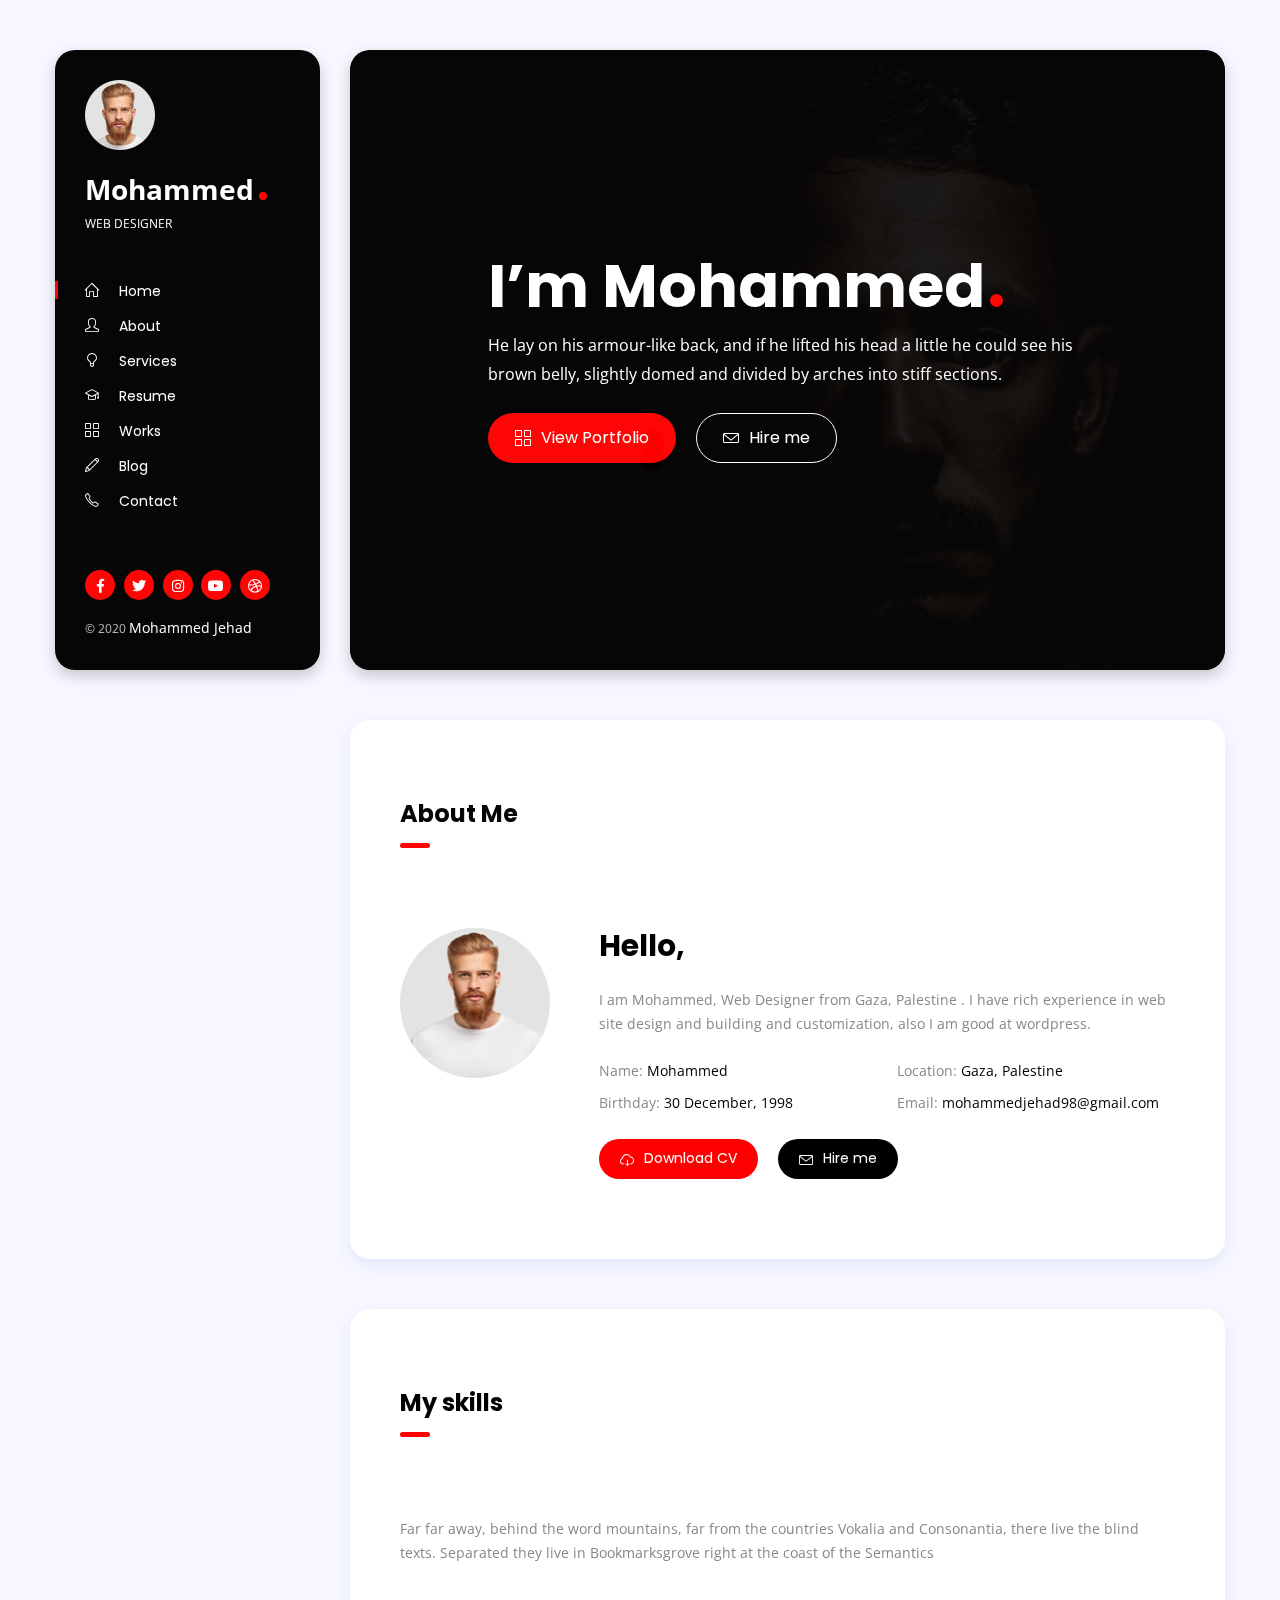
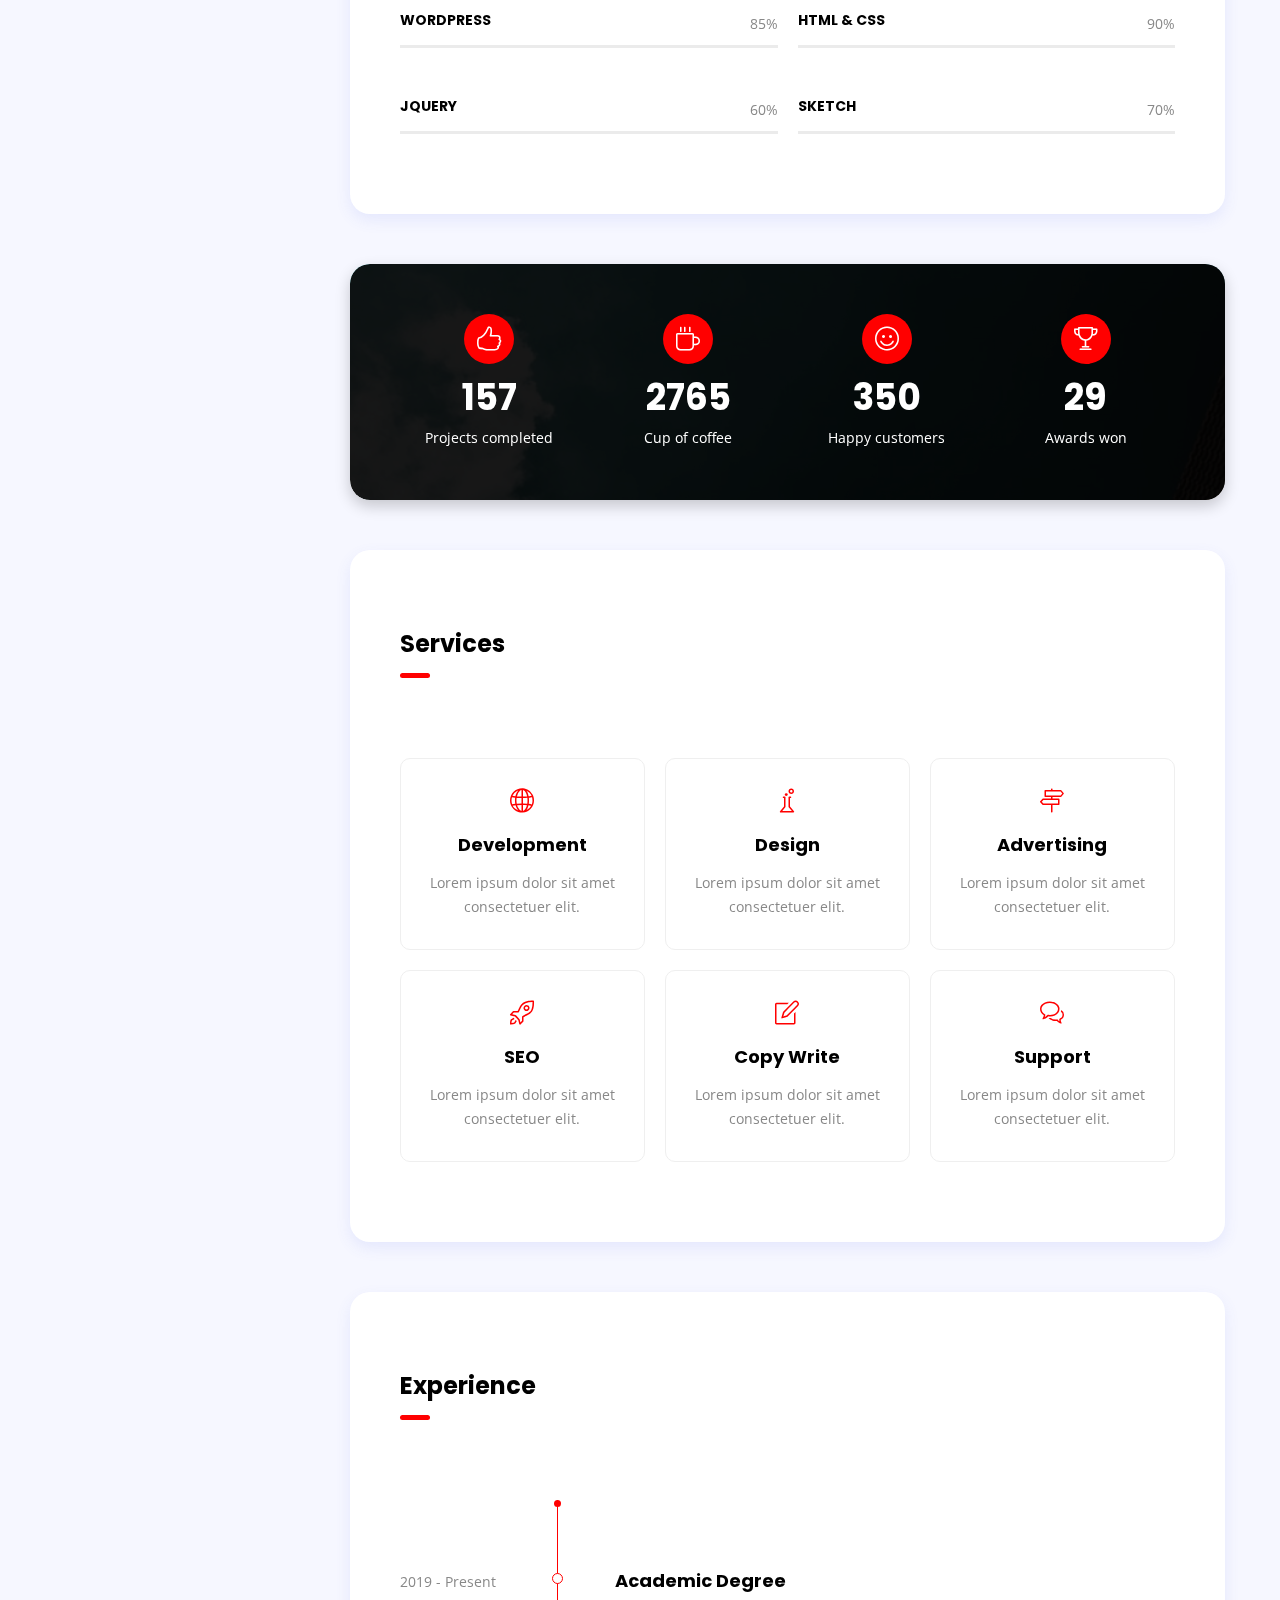
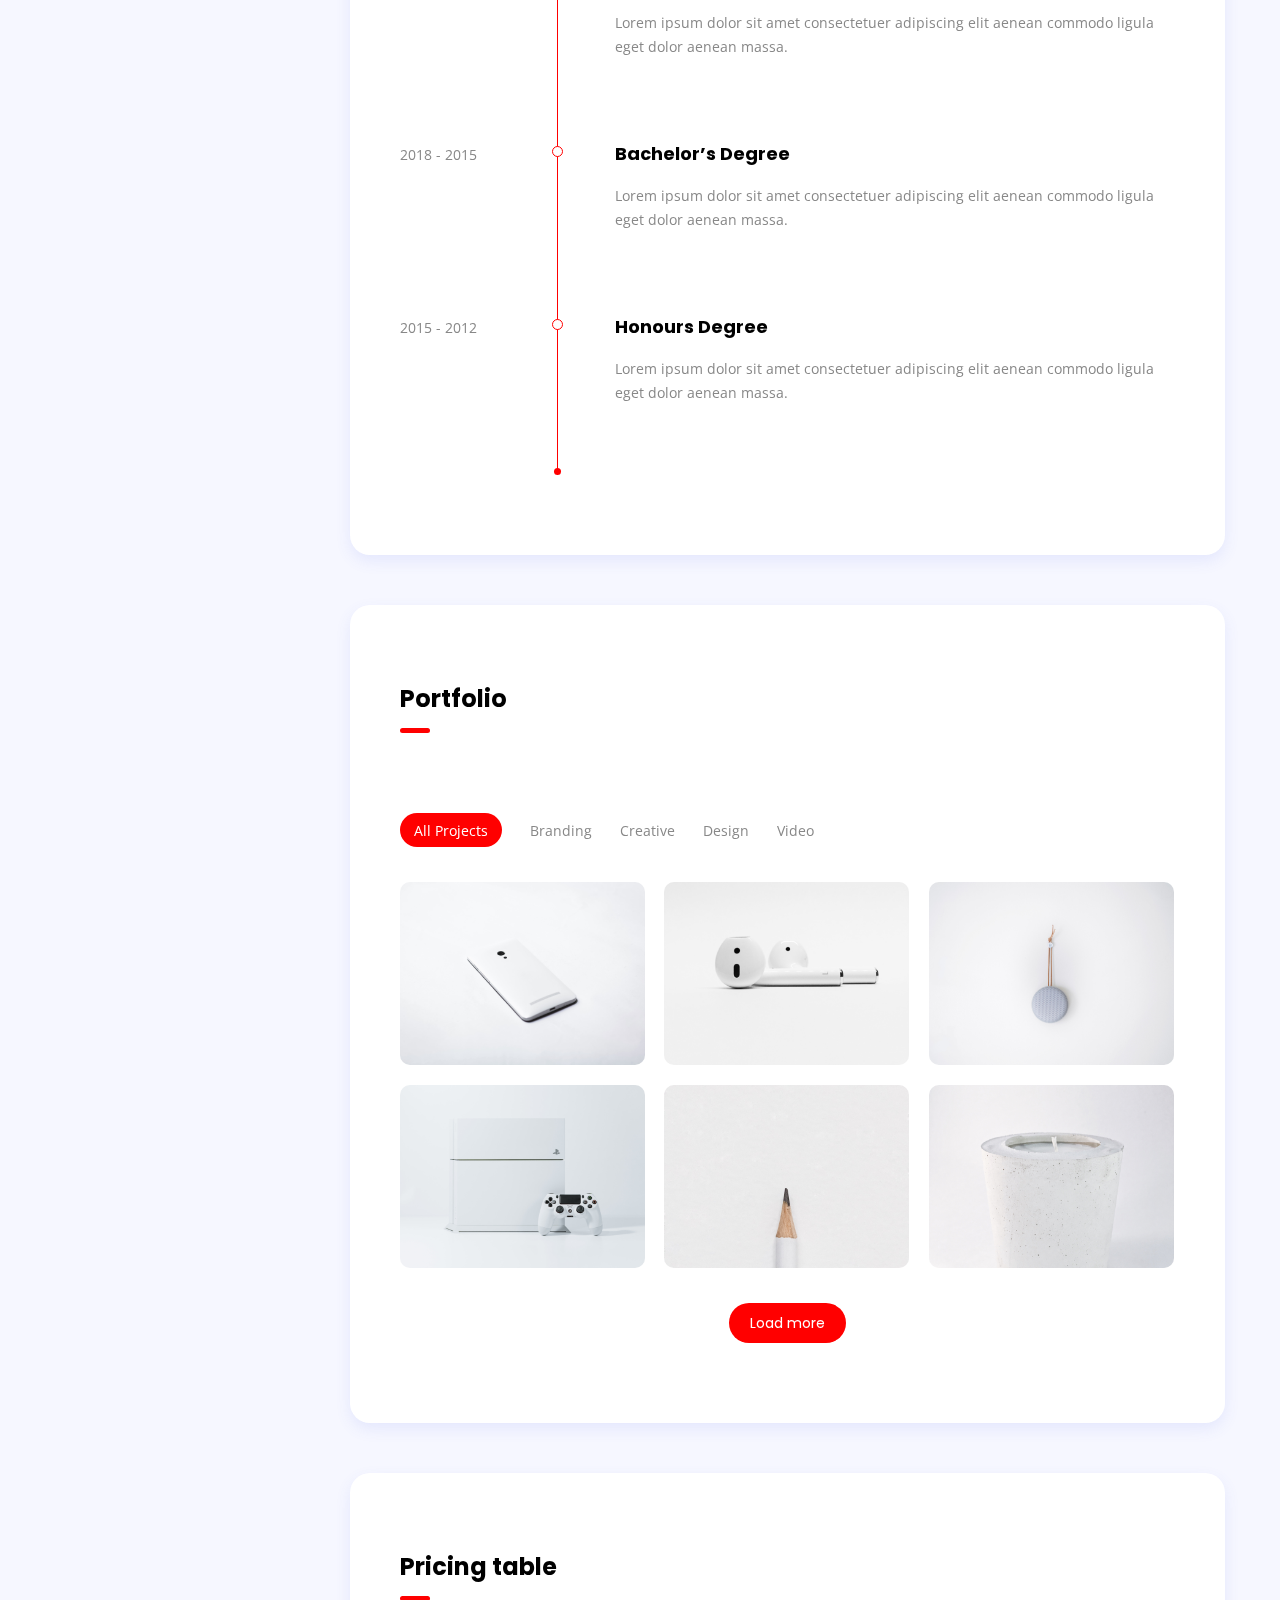
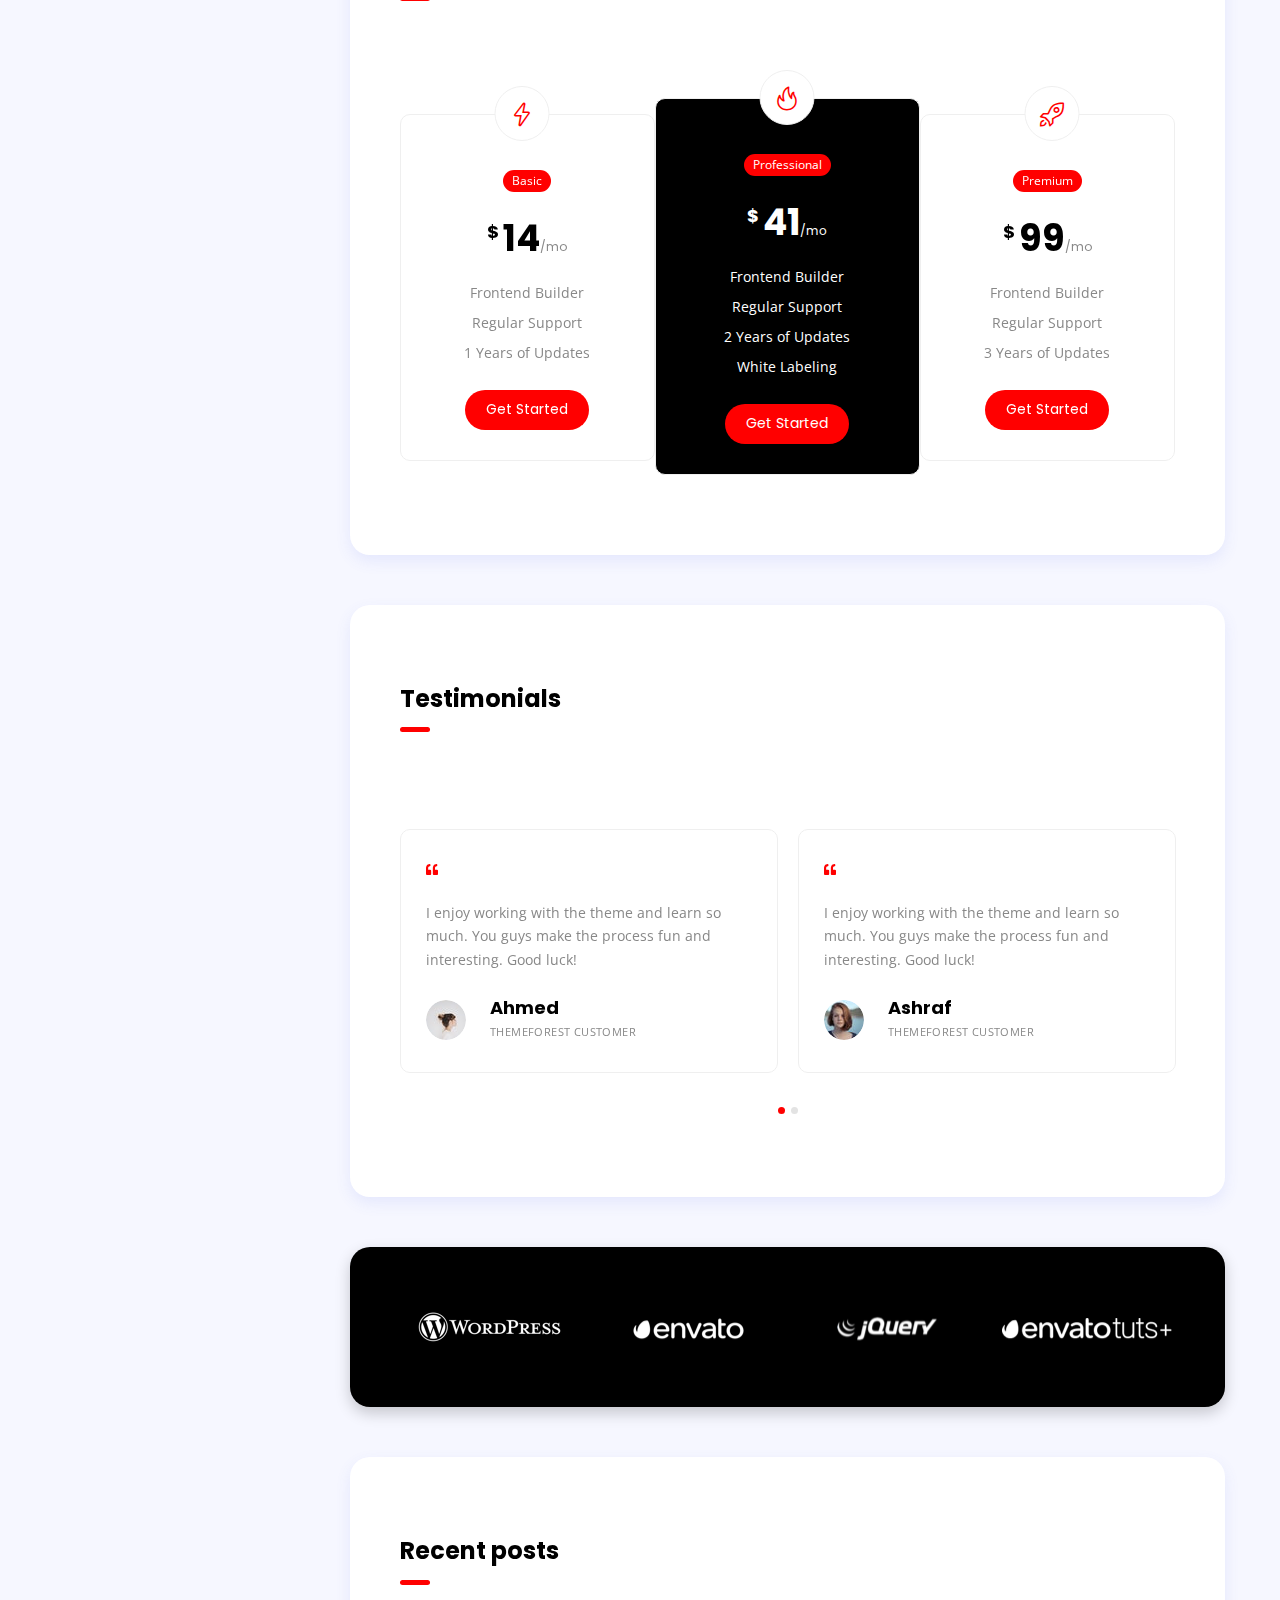
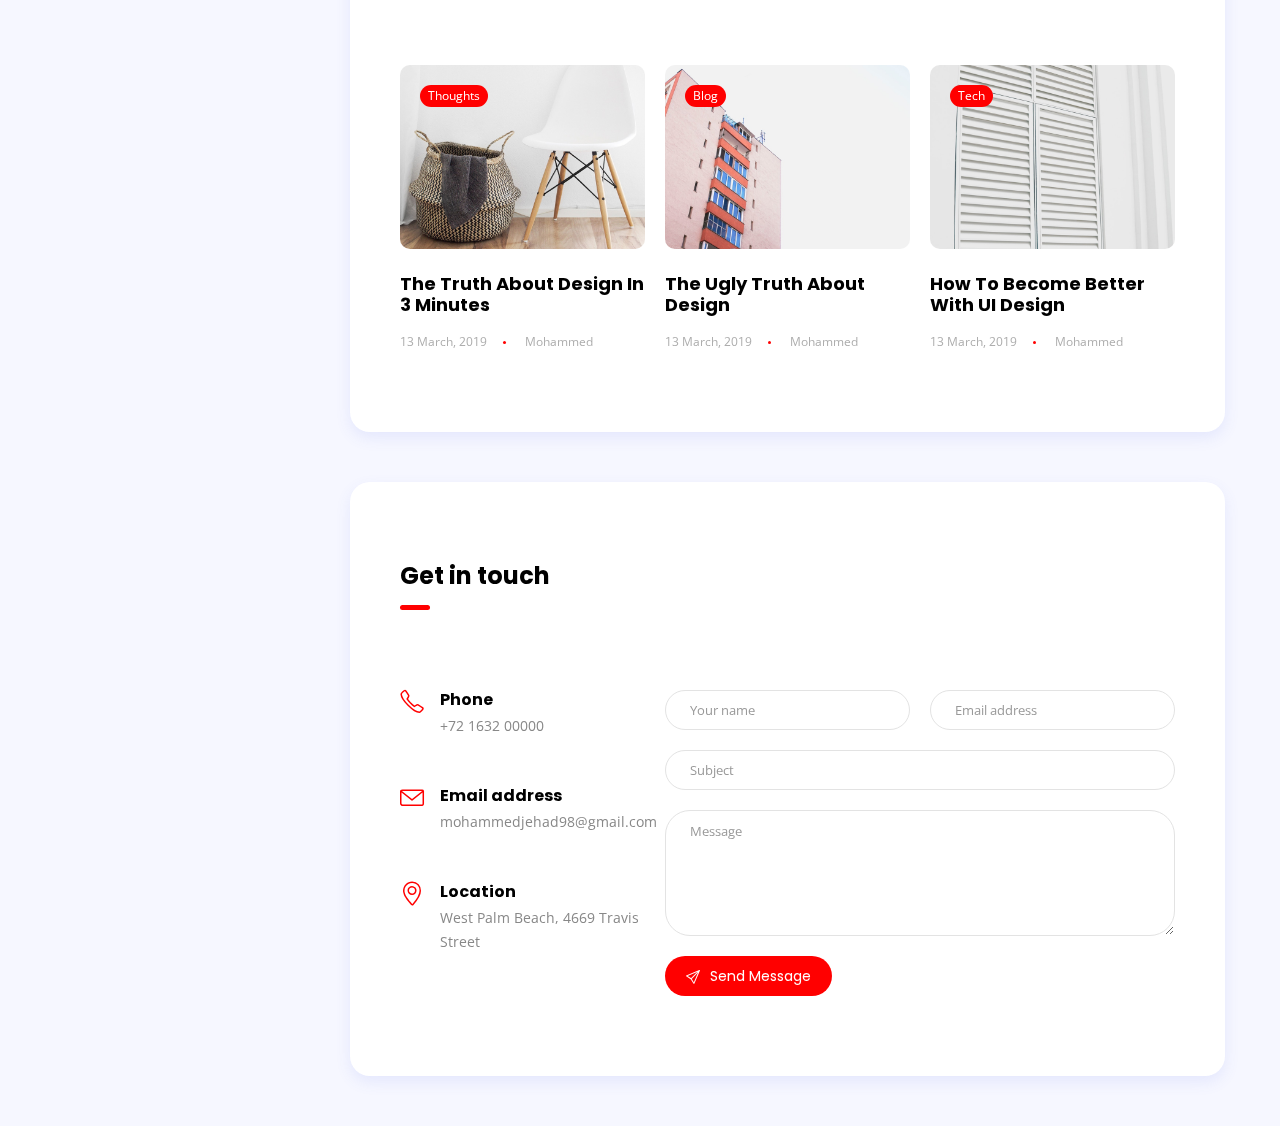
<file: index.html>
<!DOCTYPE html>
<html lang="en-US">

<head>
	<meta http-equiv="Content-Type" content="text/html; charset=UTF-8">
	<title>Mohammed</title>
	<meta name="description" content="Mohammed - Personal Portfolio & Resume HTML Template">
	<meta name="viewport" content="width=device-width, initial-scale=1, maximum-scale=1">
	<link rel="shortcut icon" type="image/x-icon" href="images/favicon.png">

	<!-- STYLESHEETS -->
	<link rel="stylesheet" href="css/bootstrap.min.css" type="text/css" media="all">
	<link rel="stylesheet" href="css/all.min.css" type="text/css" media="all">
	<link rel="stylesheet" href="css/simple-line-icons.css" type="text/css" media="all">
	<link rel="stylesheet" href="css/slick.css" type="text/css" media="all">
	<link rel="stylesheet" href="css/jquery.mCustomScrollbar.min.css" type="text/css" media="all">
	<link rel="stylesheet" href="css/style.css" type="text/css" media="all">

	<!--[if lt IE 9]>
      <script src="https://oss.maxcdn.com/html5shiv/3.7.2/html5shiv.min.js"></script>
      <script src="https://oss.maxcdn.com/respond/1.4.2/respond.min.js"></script>
    <![endif]-->

</head>

<body>

<!-- preloader -->
<div id="preloader">
	<div class="outer">
		<div class="spinner">
			<div class="dot1"></div>
			<div class="dot2"></div>
		</div>
	</div>
</div>

<!-- site wrapper -->
<div class="site-wrapper">

	<!-- mobile header -->
	<div class="mobile-header py-2 px-3 mt-4">
		<button class="menu-icon mr-2">
			<span></span>
			<span></span>
			<span></span>
		</button>
		<a href="index.html" class="logo"><img src="images/logo.png" alt="Mohammed" /></a>
		<a href="index.html" class="site-title dot ml-2">Mohammed</a>
	</div>

	<!-- header -->
	<header class="left float-left shadow-dark" id="header">
		<button type="button" class="close" aria-label="Close">
			<span aria-hidden="true">&times;</span>
		</button>
		<div class="header-inner d-flex align-items-start flex-column">
			<a href="index.html"><img src="images/logo.png" alt="Mohammed" /></a>
			<a href="index.html" class="site-title dot mt-3">Mohammed</a>
			<span class="site-slogan">Web Designer</span>
			
			<!-- navigation menu -->
			<nav>
				<ul class="vertical-menu scrollspy">
					<li><a href="#home" class="active"><i class="icon-home"></i>Home</a></li>
					<li><a href="#about"><i class="icon-user"></i>About</a></li>
					<li><a href="#services"><i class="icon-bulb"></i>Services</a></li>
					<li><a href="#resume"><i class="icon-graduation"></i>Resume</a></li>
					<li><a href="#works"><i class="icon-grid"></i>Works</a></li>
					<li><a href="#blog"><i class="icon-pencil"></i>Blog</a></li>
					<li><a href="#contact"><i class="icon-phone"></i>Contact</a></li>
				</ul>
			</nav>
			
			<!-- footer -->
			<div class="footer mt-auto">

				<!-- social icons -->
				<ul class="social-icons list-inline">
					<li class="list-inline-item"><a href="#"><i class="fab fa-facebook-f"></i></a></li>
					<li class="list-inline-item"><a href="#"><i class="fab fa-twitter"></i></a></li>
					<li class="list-inline-item"><a href="#"><i class="fab fa-instagram"></i></a></li>
					<li class="list-inline-item"><a href="#"><i class="fab fa-youtube"></i></a></li>
					<li class="list-inline-item"><a href="#"><i class="fab fa-dribbble"></i></a></li>
				</ul>

				<!-- copyright -->
                 <span class="copyright">© 2020 </span>
               <a href="#"> Mohammed Jehad</a>
			</div>
		</div>
	</header>

	<!-- main content area -->
	<main class="content float-right">

		<!-- section hero -->
		<section class="hero background parallax shadow-dark d-flex align-items-center" id="home" data-image-src="images/hero.jpg">
			<div class="cta mx-auto mt-2">
				<h1 class="mt-0 mb-4">I’m Mohammed<span class="dot"></span></h1>
				<p class="mb-4">He lay on his armour-like back, and if he lifted his head a little he could see his brown belly, slightly domed and divided by arches into stiff sections.</p>
				<a href="#" class="btn btn-default btn-lg mr-3"><i class="icon-grid"></i>View Portfolio</a>
				<div class="spacer d-md-none d-lg-none d-sm-none" data-height="10"></div>
				<a href="#" class="btn btn-border-light btn-lg"><i class="icon-envelope"></i>Hire me</a>
			</div>
			<div class="overlay"></div>
		</section>

		<!-- section about -->
		<section id="about" class="shadow-blue white-bg padding">
			<h3 class="section-title">About Me</h3>
			<div class="spacer" data-height="80"></div>

			<div class="row">
				<div class="col-md-3">
					<img src="images/about.png" alt="about" />
				</div>
				<div class="col-md-9">
					<h2 class="mt-4 mt-md-0 mb-4">Hello,</h2>
					<p class="mb-0">I am Mohammed, Web Designer from Gaza, Palestine . I have rich experience in web site design and building and customization, also I am good at wordpress.</p>
					<div class="row my-4">
						<div class="col-md-6">
							<p class="mb-2">Name: <span class="text-dark">Mohammed</span></p>
							<p class="mb-0">Birthday: <span class="text-dark">30 December, 1998</span></p>
						</div>
						<div class="col-md-6 mt-2 mt-md-0 mt-sm-2">
							<p class="mb-2">Location: <span class="text-dark">Gaza, Palestine</span></p>
							<p class="mb-0">Email: <span class="text-dark">mohammedjehad98@gmail.com</span></p>
						</div>
					</div>
					<a href="#" class="btn btn-default mr-3"><i class="icon-cloud-download"></i>Download CV</a>
					<a href="#" class="btn btn-alt mt-2 mt-md-0 mt-xs-2"><i class="icon-envelope"></i>Hire me</a>
				</div>
			</div>
		</section>

		<!-- section skills -->
		<section id="skills" class="shadow-blue white-bg padding">
			<h3 class="section-title">My skills</h3>
			<div class="spacer" data-height="80"></div>
			
			<p class="mb-0">Far far away, behind the word mountains, far from the countries Vokalia and Consonantia, there live the blind texts. Separated they live in Bookmarksgrove right at the coast of the Semantics</p>

			<div class="row mt-5">

				<div class="col-md-6">
					<!-- skill item -->
					<div class="skill-item">
						<div class="skill-info clearfix">
							<h4 class="float-left mb-3 mt-0">WordPress</h4>
							<span class="float-right">85%</span>
						</div>
						<div class="progress">
							<div class="progress-bar" role="progressbar" aria-valuemin="0" aria-valuemax="100" aria-valuenow="85">
							</div>
						</div>
						<div class="spacer" data-height="50"></div>
					</div>
				</div>

				<div class="col-md-6">
					<!-- skill item -->
					<div class="skill-item">
						<div class="skill-info clearfix">
							<h4 class="float-left mb-3 mt-0">HTML & CSS</h4>
							<span class="float-right">90%</span>
						</div>
						<div class="progress">
							<div class="progress-bar" role="progressbar" aria-valuemin="0" aria-valuemax="100" aria-valuenow="90">
							</div>
						</div>
						<div class="spacer" data-height="50"></div>
					</div>
				</div>

				<div class="col-md-6">
					<!-- skill item -->
					<div class="skill-item">
						<div class="skill-info clearfix">
							<h4 class="float-left mb-3 mt-0">jQuery</h4>
							<span class="float-right">60%</span>
						</div>
						<div class="progress">
							<div class="progress-bar" role="progressbar" aria-valuemin="0" aria-valuemax="100" aria-valuenow="60">
							</div>
						</div>
						<div class="spacer d-md-none d-lg-none" data-height="50"></div>
					</div>
				</div>

				<div class="col-md-6">
					<!-- skill item -->
					<div class="skill-item">
						<div class="skill-info clearfix">
							<h4 class="float-left mb-3 mt-0">Sketch</h4>
							<span class="float-right">70%</span>
						</div>
						<div class="progress">
							<div class="progress-bar" role="progressbar" aria-valuemin="0" aria-valuemax="100" aria-valuenow="70">
							</div>
						</div>
					</div>
				</div>

			</div>
		</section>

		<!-- section facts -->
		<section id="facts" class="shadow-dark color-white background parallax padding-50" data-image-src="images/background-1.jpg">

			<div class="row relative z-1">
				<div class="col-md-3 col-sm-6">
					<!-- fact item -->
					<div class="fact-item text-center">
						<i class="icon-like icon-circle"></i>
						<h2 class="count">157</h2>
						<span>Projects completed</span>
					</div>
				</div>
				<div class="col-md-3 col-sm-6">
					<!-- fact item -->
					<div class="fact-item text-center">
						<i class="icon-cup icon-circle"></i>
						<h2 class="count">2765</h2>
						<span>Cup of coffee</span>
					</div>
				</div>
				<div class="col-md-3 col-sm-6">
					<!-- fact item -->
					<div class="fact-item text-center">
						<i class="icon-emotsmile icon-circle"></i>
						<h2 class="count">350</h2>
						<span>Happy customers</span>
					</div>
				</div>
				<div class="col-md-3 col-sm-6">
					<!-- fact item -->
					<div class="fact-item text-center">
						<i class="icon-trophy icon-circle"></i>
						<h2 class="count">29</h2>
						<span>Awards won</span>
					</div>
				</div>
			</div>
			
			<div class="overlay"></div>

		</section>

		<!-- section services -->
		<section id="services" class="shadow-blue white-bg padding">
			<h3 class="section-title">Services</h3>
			<div class="spacer" data-height="80"></div>

			<div class="row">

				<div class="col-md-4 col-sm-6">
					<!-- service item -->
					<div class="service-item text-center">
						<i class="icon-globe icon-simple"></i>
						<h4 class="my-3">Development</h4>
						<p class="mb-0">Lorem ipsum dolor sit amet consectetuer elit.</p>
					</div>
					<div class="spacer" data-height="20"></div>
				</div>

				<div class="col-md-4 col-sm-6">
					<!-- service item -->
					<div class="service-item text-center">
						<i class="icon-chemistry icon-simple"></i>
						<h4 class="my-3">Design</h4>
						<p class="mb-0">Lorem ipsum dolor sit amet consectetuer elit.</p>
					</div>
					<div class="spacer" data-height="20"></div>
				</div>

				<div class="col-md-4 col-sm-6">
					<!-- service item -->
					<div class="service-item text-center">
						<i class="icon-directions icon-simple"></i>
						<h4 class="my-3">Advertising</h4>
						<p class="mb-0">Lorem ipsum dolor sit amet consectetuer elit.</p>
					</div>
					<div class="spacer" data-height="20"></div>
				</div>

				<div class="col-md-4 col-sm-6">
					<!-- service item -->
					<div class="service-item text-center">
						<i class="icon-rocket icon-simple"></i>
						<h4 class="my-3">SEO</h4>
						<p class="mb-0">Lorem ipsum dolor sit amet consectetuer elit.</p>
					</div>
					<div class="spacer d-md-none d-lg-none" data-height="20"></div>
				</div>

				<div class="col-md-4 col-sm-6">
					<!-- service item -->
					<div class="service-item text-center">
						<i class="icon-note icon-simple"></i>
						<h4 class="my-3">Copy Write</h4>
						<p class="mb-0">Lorem ipsum dolor sit amet consectetuer elit.</p>
					</div>
					<div class="spacer d-md-none d-lg-none" data-height="20"></div>
				</div>

				<div class="col-md-4 col-sm-6">
					<!-- service item -->
					<div class="service-item text-center">
						<i class="icon-bubbles icon-simple"></i>
						<h4 class="my-3">Support</h4>
						<p class="mb-0">Lorem ipsum dolor sit amet consectetuer elit.</p>
					</div>
				</div>

			</div>
		</section>

		<!-- section experience -->
		<section id="resume" class="shadow-blue white-bg padding">
			<h3 class="section-title">Experience</h3>
			<div class="spacer" data-height="80"></div>

			<!-- timeline -->
			<div class="timeline">
				<div class="entry">
					<div class="title">
						<span>2019 - Present</span>
					</div>
					<div class="body">
						<h4 class="mt-0">Academic Degree</h4>
						<p>Lorem ipsum dolor sit amet consectetuer adipiscing elit aenean commodo ligula eget dolor aenean massa.</p>
					</div>
				</div>
				<div class="entry">
					<div class="title">
						<span>2018 - 2015</span>
					</div>
					<div class="body">
						<h4 class="mt-0">Bachelor’s Degree</h4>
						<p>Lorem ipsum dolor sit amet consectetuer adipiscing elit aenean commodo ligula eget dolor aenean massa.</p>
					</div>
				</div>
				<div class="entry">
					<div class="title">
						<span>2015 - 2012</span>
					</div>
					<div class="body">
						<h4 class="mt-0">Honours Degree</h4>
						<p>Lorem ipsum dolor sit amet consectetuer adipiscing elit aenean commodo ligula eget dolor aenean massa.</p>
					</div>
				</div>
				<span class="timeline-line"></span>
			</div>
		</section>

		<!-- section works -->
		<section id="works" class="shadow-blue white-bg padding">
			<h3 class="section-title">Portfolio</h3>
			<div class="spacer" data-height="80"></div>

			<!-- portfolio filter (desktop) -->
			<ul class="portfolio-filter list-inline">
				<li class="current list-inline-item" data-filter="*">All Projects</li>
				<li class="list-inline-item" data-filter=".branding">Branding</li>
				<li class="list-inline-item" data-filter=".creative">Creative</li>
				<li class="list-inline-item" data-filter=".design">Design</li>
				<li class="list-inline-item" data-filter=".video">Video</li>
			</ul>

			<!-- portfolio filter (mobile) -->
			<div class="pf-filter-wrapper mb-4">
				<select class="portfolio-filter-mobile">
					<option value="*">Everything</option>
					<option value=".creative">Creative</option>
					<option value=".video">Video</option>
					<option value=".design">Design</option>
					<option value=".branding">Branding</option>
				</select>
			</div>

			<!-- portolio wrapper -->
			<div class="row portfolio-wrapper">
				
				<!-- portfolio item -->
				<div class="col-md-4 col-sm-6 grid-item video">
					<a href="work-single.html">
						<div class="portfolio-item">
							<div class="details">
								<h4 class="title">Creative Art</h4>
								<span class="term">Art, Creative</span>
							</div>
							<span class="plus-icon">+</span>
							<div class="thumb">
								<img src="images/portfolio/1.jpg" alt="Portfolio-title" />
								<div class="mask"></div>
							</div>
						</div>
					</a>
				</div>

				<!-- portfolio item -->
				<div class="col-md-4 col-sm-6 grid-item creative design">
					<a href="work-single.html">
						<div class="portfolio-item">
							<div class="details">
								<h4 class="title">Apple USB</h4>
								<span class="term">Creative, Design</span>
							</div>
							<span class="plus-icon">+</span>
							<div class="thumb">
								<img src="images/portfolio/2.jpg" alt="Portfolio-title" />
								<div class="mask"></div>
							</div>
						</div>
					</a>
				</div>

				<!-- portfolio item -->
				<div class="col-md-4 col-sm-6 grid-item branding">
					<a href="work-single.html">
						<div class="portfolio-item">
							<div class="details">
								<h4 class="title">Work Space</h4>
								<span class="term">Branding</span>
							</div>
							<span class="plus-icon">+</span>
							<div class="thumb">
								<img src="images/portfolio/3.jpg" alt="Portfolio-title" />
								<div class="mask"></div>
							</div>
						</div>
					</a>
				</div>

				<!-- portfolio item -->
				<div class="col-md-4 col-sm-6 grid-item creative">
					<a href="work-single.html">
						<div class="portfolio-item">
							<div class="details">
								<h4 class="title">Creative Bulb</h4>
								<span class="term">Creative</span>
							</div>
							<span class="plus-icon">+</span>
							<div class="thumb">
								<img src="images/portfolio/4.jpg" alt="Portfolio-title" />
								<div class="mask"></div>
							</div>
						</div>
					</a>
				</div>

				<!-- portfolio item -->
				<div class="col-md-4 col-sm-6 grid-item video branding">
					<a href="work-single.html">
						<div class="portfolio-item">
							<div class="details">
								<h4 class="title">iPhone 8</h4>
								<span class="term">Art, Branding</span>
							</div>
							<span class="plus-icon">+</span>
							<div class="thumb">
								<img src="images/portfolio/5.jpg" alt="Portfolio-title" />
								<div class="mask"></div>
							</div>
						</div>
					</a>
				</div>

				<!-- portfolio item -->
				<div class="col-md-4 col-sm-6 grid-item creative design">
					<a href="work-single.html">
						<div class="portfolio-item">
							<div class="details">
								<h4 class="title">Minimal Art</h4>
								<span class="term">Design, Creative</span>
							</div>
							<span class="plus-icon">+</span>
							<div class="thumb">
								<img src="images/portfolio/6.jpg" alt="Portfolio-title" />
								<div class="mask"></div>
							</div>
						</div>
					</a>
				</div>

			</div>
			
			<!-- more button -->
			<div class="load-more text-center mt-4">
				<a href="javascript:" class="btn btn-default"><i class="fas fa-circle-notch"></i> Load more</a>
				<!-- numbered pagination (hidden for infinite scroll) -->
				<ul class="portfolio-pagination list-inline d-none">
					<li class="list-inline-item">1</li>
					<li class="list-inline-item"><a href="works-2.html">2</a></li>
				</ul>
			</div>
		</section>

		<!-- section pricing table -->
		<section id="price" class="shadow-blue white-bg padding">
			<h3 class="section-title">Pricing table</h3>
			<div class="spacer" data-height="97"></div>

			<div class="row">
				
				<div class="col-md-4 pr-md-0 mt-3">
					<!-- price item -->
					<div class="price-item text-center">
						<i class="price-icon icon-energy"></i>
						<span class="plan">Basic</span>
						<h3 class="price"><em>$</em>14<span>/mo</span></h3>
						<div class="price-content">
							<ul>
								<li>Frontend Builder</li>
								<li>Regular Support</li>
								<li>1 Years of Updates</li>
							</ul>
						</div>
						<a href="#" class="btn btn-default">Get Started</a>
					</div>
				</div>

				<div class="col-md-4 px-md-0 my-5 my-md-0">
					<!-- price item -->
					<div class="price-item text-center recommended">
						<i class="price-icon icon-fire"></i>
						<span class="plan">Professional</span>
						<h3 class="price"><em>$</em>41<span>/mo</span></h3>
						<div class="price-content">
							<ul>
								<li>Frontend Builder</li>
								<li>Regular Support</li>
								<li>2 Years of Updates</li>
								<li>White Labeling</li>
							</ul>
						</div>
						<a href="#" class="btn btn-default">Get Started</a>
					</div>
				</div>

				<div class="col-md-4 pl-md-0 mt-0 mt-md-3">
					<!-- price item -->
					<div class="price-item text-center">
						<i class="price-icon icon-rocket"></i>
						<span class="plan">Premium</span>
						<h3 class="price"><em>$</em>99<span>/mo</span></h3>
						<div class="price-content">
							<ul>
								<li>Frontend Builder</li>
								<li>Regular Support</li>
								<li>3 Years of Updates</li>
							</ul>
						</div>
						<a href="#" class="btn btn-default">Get Started</a>
					</div>
				</div>

			</div>
		</section>

		<!-- section testimonials -->
		<section id="testimonials" class="shadow-blue white-bg padding">
			<h3 class="section-title">Testimonials</h3>
			<div class="spacer" data-height="97"></div>

			<div class="row testimonials-wrapper">
				
				<div class="col-md-6">
					<!-- testimonial item -->
					<div class="testimonial-item">
						<span class="symbol"><i class="fas fa-quote-left"></i></span>
						<p>I enjoy working with the theme and learn so much. You guys make the process fun and interesting. Good luck!</p>
						<div class="testimonial-details">
							<div class="thumb">
								<img src="images/customer-1.png" alt="customer-name" />
							</div>
							<div class="info">
								<h4>Ahmed</h4>
								<span>Themeforest customer</span>
							</div>
						</div>
					</div>
				</div>

				<div class="col-md-6">
					<!-- testimonial item -->
					<div class="testimonial-item">
						<span class="symbol"><i class="fas fa-quote-left"></i></span>
						<p>I enjoy working with the theme and learn so much. You guys make the process fun and interesting. Good luck!</p>
						<div class="testimonial-details">
							<div class="thumb">
								<img src="images/customer-2.png" alt="customer-name" />
							</div>
							<div class="info">
								<h4>Ashraf</h4>
								<span>Themeforest customer</span>
							</div>
						</div>
					</div>
				</div>

				<div class="col-md-6">
					<!-- testimonial item -->
					<div class="testimonial-item">
						<span class="symbol"><i class="fas fa-quote-left"></i></span>
						<p>I enjoy working with the theme and learn so much. You guys make the process fun and interesting. Good luck!</p>
						<div class="testimonial-details">
							<div class="thumb">
								<img src="images/customer-1.png" alt="customer-name" />
							</div>
							<div class="info">
								<h4>Ahmed</h4>
								<span>Themeforest customer</span>
							</div>
						</div>
					</div>
				</div>

			</div>
		</section>

		<!-- section clients -->
		<section id="clients" class="shadow-dark background-blue color-white padding-50">

			<!-- hidden heading for validation -->
			<h2 class="d-none">Clients</h2>

			<!-- clients wrapper -->
			<div class="clients-wrapper row">
				
				<div class="col-md-3">
					<!-- client item -->
					<div class="client-item">
						<div class="inner">
							<img src="images/clients/1.png" alt="client-name" />
						</div>
					</div>
				</div>

				<div class="col-md-3">
					<!-- client item -->
					<div class="client-item">
						<div class="inner">
							<img src="images/clients/2.png" alt="client-name" />
						</div>
					</div>
				</div>

				<div class="col-md-3">
					<!-- client item -->
					<div class="client-item">
						<div class="inner">
							<img src="images/clients/3.png" alt="client-name" />
						</div>
					</div>
				</div>
				
				<div class="col-md-3">
					<!-- client item -->
					<div class="client-item">
						<div class="inner">
							<img src="images/clients/4.png" alt="client-name" />
						</div>
					</div>
				</div>

				<div class="col-md-3">
					<!-- client item -->
					<div class="client-item">
						<div class="inner">
							<img src="images/clients/2.png" alt="client-name" />
						</div>
					</div>
				</div>

			</div>

		</section>

		<!-- section blog -->
		<section id="blog" class="shadow-blue white-bg padding">
			<h3 class="section-title">Recent posts</h3>
			<div class="spacer" data-height="80"></div>

			<div class="row">
				
				<div class="col-md-4">
					<!-- blog item -->
					<div class="blog-item">
						<div class="thumb">
							<a href="#">
								<span class="category">Thoughts</span>
							</a>
							<a href="#">
								<img src="images/blog/1.jpg" alt="blog-title" />
							</a>
						</div>
						<h4 class="mt-4 mb-0"><a href="#">The Truth About Design In 3 Minutes</a></h4>
						<ul class="list-inline meta mb-0 mt-3">
							<li class="list-inline-item">13 March, 2019</li>
							<li class="list-inline-item">Mohammed</li>
						</ul>
					</div>
				</div>

				<div class="col-md-4">
					<!-- blog item -->
					<div class="blog-item">
						<div class="thumb">
							<a href="#">
								<span class="category">Blog</span>
							</a>
							<a href="#">
								<img src="images/blog/2.jpg" alt="blog-title" />
							</a>
						</div>
						<h4 class="mt-4 mb-0"><a href="#">The Ugly Truth About Design</a></h4>
						<ul class="list-inline meta mb-0 mt-3">
							<li class="list-inline-item">13 March, 2019</li>
							<li class="list-inline-item">Mohammed</li>
						</ul>
					</div>
				</div>

				<div class="col-md-4">
					<!-- blog item -->
					<div class="blog-item">
						<div class="thumb">
							<a href="#">
								<span class="category">Tech</span>
							</a>
							<a href="#">
								<img src="images/blog/3.jpg" alt="blog-title" />
							</a>
						</div>
						<h4 class="mt-4 mb-0"><a href="#">How To Become Better With UI Design</a></h4>
						<ul class="list-inline meta mb-0 mt-3">
							<li class="list-inline-item">13 March, 2019</li>
							<li class="list-inline-item">Mohammed</li>
						</ul>
					</div>
				</div>

			</div>

		</section>

		<!-- section contact -->
		<section id="contact" class="shadow-blue white-bg padding">
			<h3 class="section-title">Get in touch</h3>
			<div class="spacer" data-height="80"></div>

			<div class="row">
				
				<div class="col-md-4 mb-4 mb-md-0">
					<!-- contact info -->
					<div class="contact-info mb-5">
						<i class="icon-phone"></i>
						<div class="details">
							<h5>Phone</h5>
							<span>+72 1632 00000</span>
						</div>
					</div>
					<div class="contact-info mb-5">
						<i class="icon-envelope"></i>
						<div class="details">
							<h5>Email address</h5>
							<span>mohammedjehad98@gmail.com</span>
						</div>
					</div>
					<div class="contact-info">
						<i class="icon-location-pin"></i>
						<div class="details">
							<h5>Location</h5>
							<span>West Palm Beach, 4669 Travis Street</span>
						</div>
					</div>
				</div>

				<div class="col-md-8">
					<!-- Contact Form -->
					<form id="contact-form" class="contact-form" method="post" action="https://pxltheme.com/html/Mohammed/form/contact.php">
						
						<div class="messages"></div>
						
						<div class="row">
							<div class="column col-md-6">
								<!-- Name input -->
								<div class="form-group">
									<input type="text" class="form-control" name="InputName" id="InputName" placeholder="Your name" required="required" data-error="Name is required.">
									<div class="help-block with-errors"></div>
								</div>
							</div>
							
							<div class="column col-md-6">
								<!-- Email input -->
								<div class="form-group">
									<input type="email" class="form-control" id="InputEmail" name="InputEmail" placeholder="Email address" required="required" data-error="Email is required.">
									<div class="help-block with-errors"></div>
								</div>
							</div>

							<div class="column col-md-12">
								<!-- Email input -->
								<div class="form-group">
									<input type="text" class="form-control" id="InputSubject" name="InputSubject" placeholder="Subject" required="required" data-error="Subject is required.">
									<div class="help-block with-errors"></div>
								</div>
							</div>
					
							<div class="column col-md-12">
								<!-- Message textarea -->
								<div class="form-group">
									<textarea name="InputMessage" id="InputMessage" class="form-control" rows="5" placeholder="Message" required="required" data-error="Message is required."></textarea>
									<div class="help-block with-errors"></div>
								</div>
							</div>
						</div>

						<button type="submit" name="submit" id="submit" value="Submit" class="btn btn-default"><i class="icon-paper-plane"></i>Send Message</button><!-- Send Button -->

					</form>
					<!-- Contact Form end -->
				</div>

			</div>

		</section>
		
	</main>

</div>

<!-- Go to top button -->
<a href="javascript:" id="return-to-top"><i class="fa fa-chevron-up"></i></a>

<!-- SCRIPTS -->
<script src="js/jquery-1.12.3.min.js"></script>
<script src="js/jquery.easing.min.js"></script>
<script src="js/popper.min.js"></script>
<script src="js/bootstrap.min.js"></script>
<script src="js/jquery.waypoints.min.js"></script>
<script src="js/jquery.counterup.min.js"></script>
<script src="js/jquery.mCustomScrollbar.concat.min.js"></script>
<script src="js/isotope.pkgd.min.js"></script>
<script src="js/infinite-scroll.min.js"></script>
<script src="js/imagesloaded.pkgd.min.js"></script>
<script src="js/slick.min.js"></script>
<script src="js/contact.js"></script>
<script src="js/validator.js"></script>
<script src="js/custom.js"></script>

</body>

</html>
</file>
<file: css/simple-line-icons.css>
@font-face {
  font-family: 'simple-line-icons';
  src: url('../fonts/Simple-Line-Iconsb26c.eot?v=2.4.0');
  src: url('../fonts/Simple-Line-Iconsb26c.eot?v=2.4.0#iefix') format('embedded-opentype'), url('../fonts/Simple-Line-Iconsb26c.woff2?v=2.4.0') format('woff2'), url('../fonts/Simple-Line-Iconsb26c.ttf?v=2.4.0') format('truetype'), url('../fonts/Simple-Line-Iconsb26c.woff?v=2.4.0') format('woff'), url('../fonts/Simple-Line-Iconsb26c.svg?v=2.4.0#simple-line-icons') format('svg');
  font-weight: normal;
  font-style: normal;
}
/*
 Use the following CSS code if you want to have a class per icon.
 Instead of a list of all class selectors, you can use the generic [class*="icon-"] selector, but it's slower:
*/
.icon-user,
.icon-people,
.icon-user-female,
.icon-user-follow,
.icon-user-following,
.icon-user-unfollow,
.icon-login,
.icon-logout,
.icon-emotsmile,
.icon-phone,
.icon-call-end,
.icon-call-in,
.icon-call-out,
.icon-map,
.icon-location-pin,
.icon-direction,
.icon-directions,
.icon-compass,
.icon-layers,
.icon-menu,
.icon-list,
.icon-options-vertical,
.icon-options,
.icon-arrow-down,
.icon-arrow-left,
.icon-arrow-right,
.icon-arrow-up,
.icon-arrow-up-circle,
.icon-arrow-left-circle,
.icon-arrow-right-circle,
.icon-arrow-down-circle,
.icon-check,
.icon-clock,
.icon-plus,
.icon-minus,
.icon-close,
.icon-event,
.icon-exclamation,
.icon-organization,
.icon-trophy,
.icon-screen-smartphone,
.icon-screen-desktop,
.icon-plane,
.icon-notebook,
.icon-mustache,
.icon-mouse,
.icon-magnet,
.icon-energy,
.icon-disc,
.icon-cursor,
.icon-cursor-move,
.icon-crop,
.icon-chemistry,
.icon-speedometer,
.icon-shield,
.icon-screen-tablet,
.icon-magic-wand,
.icon-hourglass,
.icon-graduation,
.icon-ghost,
.icon-game-controller,
.icon-fire,
.icon-eyeglass,
.icon-envelope-open,
.icon-envelope-letter,
.icon-bell,
.icon-badge,
.icon-anchor,
.icon-wallet,
.icon-vector,
.icon-speech,
.icon-puzzle,
.icon-printer,
.icon-present,
.icon-playlist,
.icon-pin,
.icon-picture,
.icon-handbag,
.icon-globe-alt,
.icon-globe,
.icon-folder-alt,
.icon-folder,
.icon-film,
.icon-feed,
.icon-drop,
.icon-drawer,
.icon-docs,
.icon-doc,
.icon-diamond,
.icon-cup,
.icon-calculator,
.icon-bubbles,
.icon-briefcase,
.icon-book-open,
.icon-basket-loaded,
.icon-basket,
.icon-bag,
.icon-action-undo,
.icon-action-redo,
.icon-wrench,
.icon-umbrella,
.icon-trash,
.icon-tag,
.icon-support,
.icon-frame,
.icon-size-fullscreen,
.icon-size-actual,
.icon-shuffle,
.icon-share-alt,
.icon-share,
.icon-rocket,
.icon-question,
.icon-pie-chart,
.icon-pencil,
.icon-note,
.icon-loop,
.icon-home,
.icon-grid,
.icon-graph,
.icon-microphone,
.icon-music-tone-alt,
.icon-music-tone,
.icon-earphones-alt,
.icon-earphones,
.icon-equalizer,
.icon-like,
.icon-dislike,
.icon-control-start,
.icon-control-rewind,
.icon-control-play,
.icon-control-pause,
.icon-control-forward,
.icon-control-end,
.icon-volume-1,
.icon-volume-2,
.icon-volume-off,
.icon-calendar,
.icon-bulb,
.icon-chart,
.icon-ban,
.icon-bubble,
.icon-camrecorder,
.icon-camera,
.icon-cloud-download,
.icon-cloud-upload,
.icon-envelope,
.icon-eye,
.icon-flag,
.icon-heart,
.icon-info,
.icon-key,
.icon-link,
.icon-lock,
.icon-lock-open,
.icon-magnifier,
.icon-magnifier-add,
.icon-magnifier-remove,
.icon-paper-clip,
.icon-paper-plane,
.icon-power,
.icon-refresh,
.icon-reload,
.icon-settings,
.icon-star,
.icon-symbol-female,
.icon-symbol-male,
.icon-target,
.icon-credit-card,
.icon-paypal,
.icon-social-tumblr,
.icon-social-twitter,
.icon-social-facebook,
.icon-social-instagram,
.icon-social-linkedin,
.icon-social-pinterest,
.icon-social-github,
.icon-social-google,
.icon-social-reddit,
.icon-social-skype,
.icon-social-dribbble,
.icon-social-behance,
.icon-social-foursqare,
.icon-social-soundcloud,
.icon-social-spotify,
.icon-social-stumbleupon,
.icon-social-youtube,
.icon-social-dropbox,
.icon-social-vkontakte,
.icon-social-steam {
  font-family: 'simple-line-icons';
  speak: none;
  font-style: normal;
  font-weight: normal;
  font-variant: normal;
  text-transform: none;
  line-height: 1;
  /* Better Font Rendering =========== */
  -webkit-font-smoothing: antialiased;
  -moz-osx-font-smoothing: grayscale;
}
.icon-user:before {
  content: "\e005";
}
.icon-people:before {
  content: "\e001";
}
.icon-user-female:before {
  content: "\e000";
}
.icon-user-follow:before {
  content: "\e002";
}
.icon-user-following:before {
  content: "\e003";
}
.icon-user-unfollow:before {
  content: "\e004";
}
.icon-login:before {
  content: "\e066";
}
.icon-logout:before {
  content: "\e065";
}
.icon-emotsmile:before {
  content: "\e021";
}
.icon-phone:before {
  content: "\e600";
}
.icon-call-end:before {
  content: "\e048";
}
.icon-call-in:before {
  content: "\e047";
}
.icon-call-out:before {
  content: "\e046";
}
.icon-map:before {
  content: "\e033";
}
.icon-location-pin:before {
  content: "\e096";
}
.icon-direction:before {
  content: "\e042";
}
.icon-directions:before {
  content: "\e041";
}
.icon-compass:before {
  content: "\e045";
}
.icon-layers:before {
  content: "\e034";
}
.icon-menu:before {
  content: "\e601";
}
.icon-list:before {
  content: "\e067";
}
.icon-options-vertical:before {
  content: "\e602";
}
.icon-options:before {
  content: "\e603";
}
.icon-arrow-down:before {
  content: "\e604";
}
.icon-arrow-left:before {
  content: "\e605";
}
.icon-arrow-right:before {
  content: "\e606";
}
.icon-arrow-up:before {
  content: "\e607";
}
.icon-arrow-up-circle:before {
  content: "\e078";
}
.icon-arrow-left-circle:before {
  content: "\e07a";
}
.icon-arrow-right-circle:before {
  content: "\e079";
}
.icon-arrow-down-circle:before {
  content: "\e07b";
}
.icon-check:before {
  content: "\e080";
}
.icon-clock:before {
  content: "\e081";
}
.icon-plus:before {
  content: "\e095";
}
.icon-minus:before {
  content: "\e615";
}
.icon-close:before {
  content: "\e082";
}
.icon-event:before {
  content: "\e619";
}
.icon-exclamation:before {
  content: "\e617";
}
.icon-organization:before {
  content: "\e616";
}
.icon-trophy:before {
  content: "\e006";
}
.icon-screen-smartphone:before {
  content: "\e010";
}
.icon-screen-desktop:before {
  content: "\e011";
}
.icon-plane:before {
  content: "\e012";
}
.icon-notebook:before {
  content: "\e013";
}
.icon-mustache:before {
  content: "\e014";
}
.icon-mouse:before {
  content: "\e015";
}
.icon-magnet:before {
  content: "\e016";
}
.icon-energy:before {
  content: "\e020";
}
.icon-disc:before {
  content: "\e022";
}
.icon-cursor:before {
  content: "\e06e";
}
.icon-cursor-move:before {
  content: "\e023";
}
.icon-crop:before {
  content: "\e024";
}
.icon-chemistry:before {
  content: "\e026";
}
.icon-speedometer:before {
  content: "\e007";
}
.icon-shield:before {
  content: "\e00e";
}
.icon-screen-tablet:before {
  content: "\e00f";
}
.icon-magic-wand:before {
  content: "\e017";
}
.icon-hourglass:before {
  content: "\e018";
}
.icon-graduation:before {
  content: "\e019";
}
.icon-ghost:before {
  content: "\e01a";
}
.icon-game-controller:before {
  content: "\e01b";
}
.icon-fire:before {
  content: "\e01c";
}
.icon-eyeglass:before {
  content: "\e01d";
}
.icon-envelope-open:before {
  content: "\e01e";
}
.icon-envelope-letter:before {
  content: "\e01f";
}
.icon-bell:before {
  content: "\e027";
}
.icon-badge:before {
  content: "\e028";
}
.icon-anchor:before {
  content: "\e029";
}
.icon-wallet:before {
  content: "\e02a";
}
.icon-vector:before {
  content: "\e02b";
}
.icon-speech:before {
  content: "\e02c";
}
.icon-puzzle:before {
  content: "\e02d";
}
.icon-printer:before {
  content: "\e02e";
}
.icon-present:before {
  content: "\e02f";
}
.icon-playlist:before {
  content: "\e030";
}
.icon-pin:before {
  content: "\e031";
}
.icon-picture:before {
  content: "\e032";
}
.icon-handbag:before {
  content: "\e035";
}
.icon-globe-alt:before {
  content: "\e036";
}
.icon-globe:before {
  content: "\e037";
}
.icon-folder-alt:before {
  content: "\e039";
}
.icon-folder:before {
  content: "\e089";
}
.icon-film:before {
  content: "\e03a";
}
.icon-feed:before {
  content: "\e03b";
}
.icon-drop:before {
  content: "\e03e";
}
.icon-drawer:before {
  content: "\e03f";
}
.icon-docs:before {
  content: "\e040";
}
.icon-doc:before {
  content: "\e085";
}
.icon-diamond:before {
  content: "\e043";
}
.icon-cup:before {
  content: "\e044";
}
.icon-calculator:before {
  content: "\e049";
}
.icon-bubbles:before {
  content: "\e04a";
}
.icon-briefcase:before {
  content: "\e04b";
}
.icon-book-open:before {
  content: "\e04c";
}
.icon-basket-loaded:before {
  content: "\e04d";
}
.icon-basket:before {
  content: "\e04e";
}
.icon-bag:before {
  content: "\e04f";
}
.icon-action-undo:before {
  content: "\e050";
}
.icon-action-redo:before {
  content: "\e051";
}
.icon-wrench:before {
  content: "\e052";
}
.icon-umbrella:before {
  content: "\e053";
}
.icon-trash:before {
  content: "\e054";
}
.icon-tag:before {
  content: "\e055";
}
.icon-support:before {
  content: "\e056";
}
.icon-frame:before {
  content: "\e038";
}
.icon-size-fullscreen:before {
  content: "\e057";
}
.icon-size-actual:before {
  content: "\e058";
}
.icon-shuffle:before {
  content: "\e059";
}
.icon-share-alt:before {
  content: "\e05a";
}
.icon-share:before {
  content: "\e05b";
}
.icon-rocket:before {
  content: "\e05c";
}
.icon-question:before {
  content: "\e05d";
}
.icon-pie-chart:before {
  content: "\e05e";
}
.icon-pencil:before {
  content: "\e05f";
}
.icon-note:before {
  content: "\e060";
}
.icon-loop:before {
  content: "\e064";
}
.icon-home:before {
  content: "\e069";
}
.icon-grid:before {
  content: "\e06a";
}
.icon-graph:before {
  content: "\e06b";
}
.icon-microphone:before {
  content: "\e063";
}
.icon-music-tone-alt:before {
  content: "\e061";
}
.icon-music-tone:before {
  content: "\e062";
}
.icon-earphones-alt:before {
  content: "\e03c";
}
.icon-earphones:before {
  content: "\e03d";
}
.icon-equalizer:before {
  content: "\e06c";
}
.icon-like:before {
  content: "\e068";
}
.icon-dislike:before {
  content: "\e06d";
}
.icon-control-start:before {
  content: "\e06f";
}
.icon-control-rewind:before {
  content: "\e070";
}
.icon-control-play:before {
  content: "\e071";
}
.icon-control-pause:before {
  content: "\e072";
}
.icon-control-forward:before {
  content: "\e073";
}
.icon-control-end:before {
  content: "\e074";
}
.icon-volume-1:before {
  content: "\e09f";
}
.icon-volume-2:before {
  content: "\e0a0";
}
.icon-volume-off:before {
  content: "\e0a1";
}
.icon-calendar:before {
  content: "\e075";
}
.icon-bulb:before {
  content: "\e076";
}
.icon-chart:before {
  content: "\e077";
}
.icon-ban:before {
  content: "\e07c";
}
.icon-bubble:before {
  content: "\e07d";
}
.icon-camrecorder:before {
  content: "\e07e";
}
.icon-camera:before {
  content: "\e07f";
}
.icon-cloud-download:before {
  content: "\e083";
}
.icon-cloud-upload:before {
  content: "\e084";
}
.icon-envelope:before {
  content: "\e086";
}
.icon-eye:before {
  content: "\e087";
}
.icon-flag:before {
  content: "\e088";
}
.icon-heart:before {
  content: "\e08a";
}
.icon-info:before {
  content: "\e08b";
}
.icon-key:before {
  content: "\e08c";
}
.icon-link:before {
  content: "\e08d";
}
.icon-lock:before {
  content: "\e08e";
}
.icon-lock-open:before {
  content: "\e08f";
}
.icon-magnifier:before {
  content: "\e090";
}
.icon-magnifier-add:before {
  content: "\e091";
}
.icon-magnifier-remove:before {
  content: "\e092";
}
.icon-paper-clip:before {
  content: "\e093";
}
.icon-paper-plane:before {
  content: "\e094";
}
.icon-power:before {
  content: "\e097";
}
.icon-refresh:before {
  content: "\e098";
}
.icon-reload:before {
  content: "\e099";
}
.icon-settings:before {
  content: "\e09a";
}
.icon-star:before {
  content: "\e09b";
}
.icon-symbol-female:before {
  content: "\e09c";
}
.icon-symbol-male:before {
  content: "\e09d";
}
.icon-target:before {
  content: "\e09e";
}
.icon-credit-card:before {
  content: "\e025";
}
.icon-paypal:before {
  content: "\e608";
}
.icon-social-tumblr:before {
  content: "\e00a";
}
.icon-social-twitter:before {
  content: "\e009";
}
.icon-social-facebook:before {
  content: "\e00b";
}
.icon-social-instagram:before {
  content: "\e609";
}
.icon-social-linkedin:before {
  content: "\e60a";
}
.icon-social-pinterest:before {
  content: "\e60b";
}
.icon-social-github:before {
  content: "\e60c";
}
.icon-social-google:before {
  content: "\e60d";
}
.icon-social-reddit:before {
  content: "\e60e";
}
.icon-social-skype:before {
  content: "\e60f";
}
.icon-social-dribbble:before {
  content: "\e00d";
}
.icon-social-behance:before {
  content: "\e610";
}
.icon-social-foursqare:before {
  content: "\e611";
}
.icon-social-soundcloud:before {
  content: "\e612";
}
.icon-social-spotify:before {
  content: "\e613";
}
.icon-social-stumbleupon:before {
  content: "\e614";
}
.icon-social-youtube:before {
  content: "\e008";
}
.icon-social-dropbox:before {
  content: "\e00c";
}
.icon-social-vkontakte:before {
  content: "\e618";
}
.icon-social-steam:before {
  content: "\e620";
}
</file>
<file: css/style.css>
/*
Template Name: Mohammed
Version: 1.0
Author: Mohammed
Author URI: #
Description: Personal Portfolio & Resume HTML Template

[TABLE OF CONTENTS]

01. Base
02. Typography
03. Header
04. Skills
05. Portfolio
06. Clients
07. Blog
08. Helper
09. Buttons
10. Preloader
11. Bootstrap Elements
12. Theme Elements
13. Slick Settings
14. Responsive Settings

*/
@import url("https://fonts.googleapis.com/css?family=Poppins:300,300i,400,400i,500,500i,600,600i,700,700i,800,800i,900,900i");
@import url("https://fonts.googleapis.com/css?family=Open+Sans:400,400i,600,600i,700,700i&amp;display=swap&amp;subset=cyrillic-ext");
/*=================================================================*/
/*                      BASE                              
/*=================================================================*/
body {
  color: #888;
  background-color: #F6F7FF;
  font-family: "Open Sans", sans-serif;
  font-size: 14px;
  line-height: 1.7;
  overflow-x: hidden;
}

img {
  max-width: 100%;
  height: auto;
}

.text-center {
  text-align: center;
}

.text-left {
  text-align: left;
}

.text-right {
  text-align: right;
}

.text-dark {
  color: #000 !important;
}

.relative {
  position: relative;
}

.color-white {
  color: #FFF;
}
.color-white h1, .color-white h2, .color-white h3, .color-white h4, .color-white h5, .color-white h6 {
  color: #FFF;
}

.background-blue {
  background: #000000;
}

/*=================================================================*/
/*                      TYPOGRAPHY                              
/*=================================================================*/
h1, h2, h3, h4, h5, h6 {
  color: #000;
  font-family: "Poppins", sans-serif;
  font-weight: 700;
  margin: 20px 0;
}

h1 {
  font-size: 36px;
}

h2 {
  font-size: 30px;
}

h3 {
  font-size: 24px;
}

h4 {
  font-size: 18px;
}

a {
  color: #000;
  outline: 0;
  -webkit-transition: all 0.3s ease-in-out;
  -moz-transition: all 0.3s ease-in-out;
  transition: all 0.3s ease-in-out;
}
a:hover {
  color: #f00;
  text-decoration: none;
}
a:focus {
  outline: 0;
}

blockquote {
  padding: 20px 20px;
  margin: 0 0 20px;
  font-size: 16px;
  background: #F7F7F7;
  border-radius: 10px;
}

blockquote p {
  line-height: 1.6;
}

/* === Pre === */
pre {
  display: block;
  padding: 9.5px;
  margin: 0 0 10px;
  font-size: 13px;
  line-height: 1.42857143;
  color: #333;
  word-break: break-all;
  word-wrap: break-word;
  background-color: #f5f5f5;
  border: 1px solid #ccc;
  border-radius: 0;
}

::selection {
  color: #FFF;
  background: #f00;
}

::-moz-selection {
  color: #FFF;
  background: #f00;
}

.z-1 {
  z-index: 1;
}

.row {
  margin-right: -10px;
  margin-left: -10px;
}

.col, .col-1, .col-10, .col-11, .col-12, .col-2, .col-3, .col-4, .col-5, .col-6, .col-7, .col-8, .col-9, .col-auto, .col-lg, .col-lg-1, .col-lg-10, .col-lg-11, .col-lg-12, .col-lg-2, .col-lg-3, .col-lg-4, .col-lg-5, .col-lg-6, .col-lg-7, .col-lg-8, .col-lg-9, .col-lg-auto, .col-md, .col-md-1, .col-md-10, .col-md-11, .col-md-12, .col-md-2, .col-md-3, .col-md-4, .col-md-5, .col-md-6, .col-md-7, .col-md-8, .col-md-9, .col-md-auto, .col-sm, .col-sm-1, .col-sm-10, .col-sm-11, .col-sm-12, .col-sm-2, .col-sm-3, .col-sm-4, .col-sm-5, .col-sm-6, .col-sm-7, .col-sm-8, .col-sm-9, .col-sm-auto, .col-xl, .col-xl-1, .col-xl-10, .col-xl-11, .col-xl-12, .col-xl-2, .col-xl-3, .col-xl-4, .col-xl-5, .col-xl-6, .col-xl-7, .col-xl-8, .col-xl-9, .col-xl-auto {
  padding-right: 10px;
  padding-left: 10px;
}

/*=================================================================*/
/*                      HEADER                              
/*=================================================================*/
header.left {
  color: #FFF;
  background: #000;
  border-radius: 20px;
  min-height: 620px;
  max-height: 620px;
  top: 50px;
  overflow: hidden;
  position: fixed;
  width: 265px;
  -webkit-transform: translateX(0);
  -moz-transform: translateX(0);
  -ms-transform: translateX(0);
  -o-transform: translateX(0);
  transform: translateX(0);
  -webkit-transition: all 0.3s ease-in-out;
  -moz-transition: all 0.3s ease-in-out;
  transition: all 0.3s ease-in-out;
}
header.left nav {
  margin-top: 40px;
}
header.left .header-inner {
  width: 100%;
  top: 0;
  bottom: 0;
  left: 0;
  right: 0;
  padding: 30px;
  position: absolute;
}
header.left .mCustomScrollBox {
  width: 100%;
  overflow: visible;
}
header.left .mCSB_inside > .mCSB_container {
  margin-right: 0;
  min-height: 99.91%;
  overflow: visible;
  -ms-flex-align: start !important;
  align-items: flex-start !important;
  -ms-flex-direction: column !important;
  flex-direction: column !important;
  display: -ms-flexbox !important;
  display: flex !important;
}
header.left .mCSB_scrollTools {
  top: 20px;
  right: -10px;
  bottom: 20px;
}
header.left button.close {
  display: none;
  outline: none;
  padding: 0;
  background-color: #FFF;
  border: 0;
  -webkit-appearance: none;
  opacity: 1;
  color: #f00;
  font-weight: 400;
  font-size: 16px;
  border-radius: 50%;
  width: 20px;
  height: 20px;
  line-height: 22px;
  margin-top: 16px;
  margin-right: 18px;
  position: relative;
  z-index: 1;
}
header a {
  color: #FFF;
}
header a:hover {
  color: #FFF;
  text-decoration: none;
}
header .site-title {
  display: block;
  font-size: 28px;
  font-weight: 700;
}
header .site-title.dot:after {
  content: "";
  background-color: #f00;
  border-radius: 50%;
  display: inline-block;
  margin-left: 5px;
  height: 8px;
  width: 8px;
}
header .site-slogan {
  font-size: 12px;
  text-transform: uppercase;
}
header .vertical-menu {
  font-size: 14px;
  font-family: "Poppins", sans-serif;
  list-style: none;
  padding: 0;
  margin: 0;
}
header .vertical-menu i {
  margin-right: 20px;
}
header .vertical-menu li {
  line-height: 2.5;
  position: relative;
}
header .vertical-menu li a {
  margin-left: 0;
  padding: 0;
  -webkit-transition: all 0.3s ease-in-out;
  -moz-transition: all 0.3s ease-in-out;
  transition: all 0.3s ease-in-out;
}
header .vertical-menu li a:hover {
  margin-left: 5px;
}
header .vertical-menu li a.active:before {
  content: "";
  background: #f00;
  display: block;
  height: 18px;
  left: -30px;
  top: 7px;
  position: absolute;
  width: 3px;
}
header .copyright {
  font-size: 12px;
  opacity: 0.7;
}

.mobile-header {
  background: #000;
  border-radius: 20px;
  display: none;
  -webkit-transform: translateX(0);
  -moz-transform: translateX(0);
  -ms-transform: translateX(0);
  -o-transform: translateX(0);
  transform: translateX(0);
  -webkit-transition: all 0.3s ease-in-out;
  -moz-transition: all 0.3s ease-in-out;
  transition: all 0.3s ease-in-out;
}
.mobile-header.push {
  -webkit-transform: translateX(295px);
  -moz-transform: translateX(295px);
  -ms-transform: translateX(295px);
  -o-transform: translateX(295px);
  transform: translateX(295px);
}
.mobile-header .logo img {
  max-height: 40px;
  max-width: 40px;
}
.mobile-header .site-title {
  vertical-align: middle;
  font-size: 24px;
  font-weight: 700;
}
.mobile-header .site-title.dot:after {
  content: "";
  background-color: #f00;
  border-radius: 50%;
  display: inline-block;
  margin-left: 5px;
  height: 6px;
  width: 6px;
}
.mobile-header button.menu-icon {
  cursor: pointer;
  background: transparent;
  border: 0;
  outline: none;
  vertical-align: middle;
  padding: 0;
}
.mobile-header button.menu-icon span {
  background: #FFF;
  border-radius: 10px;
  display: block;
  height: 4px;
  width: 25px;
}
.mobile-header button.menu-icon span:nth-child(2) {
  margin-top: 4px;
  margin-bottom: 4px;
}
.mobile-header a {
  color: #FFF;
}
.mobile-header a:hover {
  text-decoration: none;
}

.site-wrapper {
  width: 1170px;
  margin-left: auto;
  margin-right: auto;
}

main.content {
  margin-top: 50px;
  margin-bottom: 50px;
  width: 875px;
  -webkit-transform: translateX(0);
  -moz-transform: translateX(0);
  -ms-transform: translateX(0);
  -o-transform: translateX(0);
  transform: translateX(0);
  -webkit-transition: all 0.3s ease-in-out;
  -moz-transition: all 0.3s ease-in-out;
  transition: all 0.3s ease-in-out;
}
main.content.push {
  -webkit-transform: translateX(295px);
  -moz-transform: translateX(295px);
  -ms-transform: translateX(295px);
  -o-transform: translateX(295px);
  transform: translateX(295px);
}

.hero {
  height: 620px;
  margin-top: 0;
}
.hero .cta {
  color: #FFF;
  max-width: 600px;
  z-index: 1;
}
.hero .cta h1 {
  color: #FFF;
  font-size: 60px;
  line-height: 0.7;
}
.hero .cta h1 .dot:after {
  content: "";
  background-color: #f00;
  border-radius: 50%;
  display: inline-block;
  margin-left: 5px;
  height: 13px;
  width: 13px;
}
.hero .cta p {
  font-size: 16px;
  line-height: 1.8;
}

section {
  border-radius: 20px;
  position: relative;
  overflow: hidden;
  margin-top: 50px;
}
section.white-bg {
  background: #FFF;
}
section.padding {
  padding: 80px 50px;
}
section.padding-50 {
  padding: 50px;
}
section.padding-60 {
  padding: 60px 50px;
}

.section-title {
  margin: 0;
}
.section-title:after {
  content: "";
  background: #f00;
  border-radius: 25px;
  display: block;
  height: 5px;
  margin-top: 14px;
  width: 30px;
}

/*=================================================================*/
/*                      SKILLS                              
/*=================================================================*/
.skill-item .skill-info span {
  font-size: 14px;
}

.skill-item h4 {
  font-size: 14px;
  text-transform: uppercase;
}

.fact-item h2 {
  font-size: 36px;
  margin: 12px 0 7px;
}
.fact-item span {
  font-size: 14px;
}

.service-item {
  border: solid 1px #EFEFEF;
  border-radius: 10px;
  padding: 30px 20px;
  -webkit-transition: all 0.3s ease-in-out;
  -moz-transition: all 0.3s ease-in-out;
  transition: all 0.3s ease-in-out;
}
.service-item h4, .service-item i {
  -webkit-transition: all 0.3s ease-in-out;
  -moz-transition: all 0.3s ease-in-out;
  transition: all 0.3s ease-in-out;
}
.service-item:hover {
  border-color: #f00;
  background: #f00;
  color: #FFF;
  -webkit-box-shadow: 0px 6px 15px 0px rgba(0, 0, 0, 0.15);
  -moz-box-shadow: 0px 6px 15px 0px rgba(0, 0, 0, 0.15);
  box-shadow: 0px 6px 15px 0px rgba(0, 0, 0, 0.15);
}
.service-item:hover h4, .service-item:hover i {
  color: #FFF;
}

.timeline {
  position: relative;
  padding: 70px 0;
}

.timeline-line {
  position: absolute;
  top: 0px;
  left: calc(20% + 2px);
  bottom: 0px;
  width: 1px;
  background: #f00;
}
.timeline-line::before, .timeline-line::after {
  content: "";
  display: block;
  border-radius: 100%;
  background: #f00;
  position: absolute;
  left: -3px;
  height: 7px;
  width: 7px;
}
.timeline-line::before {
  top: 0;
}
.timeline-line::after {
  bottom: 0;
}

.timeline:after {
  content: "";
  display: table;
  clear: both;
}

.entry {
  clear: both;
  position: relative;
}
.entry:last-of-type .body {
  margin-bottom: 0;
}

.entry .title {
  float: left;
  width: 20%;
  position: relative;
}

.entry .title:before {
  content: "";
  position: absolute;
  width: 8px;
  height: 8px;
  border: 1px solid #f00;
  background-color: #fff;
  border-radius: 100%;
  padding: 4.5px;
  top: 15%;
  right: -8px;
  z-index: 1;
}

.entry .body {
  margin: 0 0 6em;
  float: right;
  width: 80%;
  padding-left: 60px;
}
.entry .body p {
  margin-bottom: 0;
}

/*=================================================================*/
/*                      PORTFOLIO                              
/*=================================================================*/
.portfolio-wrapper [class*=col-] {
  margin-top: 10px;
  margin-bottom: 10px;
}

.pf-filter-wrapper {
  display: none;
}

.portfolio-item {
  position: relative;
  overflow: hidden;
  border-radius: 10px;
  -webkit-transition: all 0.3s ease-in-out;
  -moz-transition: all 0.3s ease-in-out;
  transition: all 0.3s ease-in-out;
}
.portfolio-item .thumb {
  overflow: hidden;
}
.portfolio-item .thumb img {
  -webkit-transform: scale(1);
  -moz-transform: scale(1);
  -ms-transform: scale(1);
  -o-transform: scale(1);
  transform: scale(1);
  -webkit-transition: all 0.3s ease-in-out;
  -moz-transition: all 0.3s ease-in-out;
  transition: all 0.3s ease-in-out;
}
.portfolio-item .details {
  color: #FFF;
  position: absolute;
  padding: 0 25px;
  top: 25px;
  width: 100%;
  z-index: 1;
}
.portfolio-item .details h4 {
  color: #FFF;
  margin: 0 0 4px;
  opacity: 0;
  transform: translateY(30px);
  transition: all cubic-bezier(0.075, 0.82, 0.165, 1) 1s;
}
.portfolio-item .details span {
  font-size: 12px;
  opacity: 0;
  display: block;
  transform: translateY(40px);
  transition: all cubic-bezier(0.075, 0.82, 0.165, 1) 1s;
}
.portfolio-item .plus-icon {
  color: #f00;
  background: #FFF;
  border-radius: 100%;
  position: absolute;
  font-size: 16px;
  left: 25px;
  bottom: 25px;
  opacity: 0;
  line-height: 32px;
  text-align: center;
  height: 30px;
  width: 30px;
  z-index: 1;
  -webkit-transition: all 0.3s ease-in-out;
  -moz-transition: all 0.3s ease-in-out;
  transition: all 0.3s ease-in-out;
}
.portfolio-item .mask {
  background: #f00;
  position: absolute;
  left: 0;
  top: 0;
  opacity: 0;
  height: 100%;
  width: 100%;
  -webkit-transition: all 0.3s ease-in-out;
  -moz-transition: all 0.3s ease-in-out;
  transition: all 0.3s ease-in-out;
}
.portfolio-item:hover {
  -webkit-box-shadow: 0px 6px 15px 0px rgba(0, 0, 0, 0.15);
  -moz-box-shadow: 0px 6px 15px 0px rgba(0, 0, 0, 0.15);
  box-shadow: 0px 6px 15px 0px rgba(0, 0, 0, 0.15);
}
.portfolio-item:hover .mask {
  opacity: 0.9;
}
.portfolio-item:hover img {
  -webkit-transform: scale(1);
  -moz-transform: scale(1);
  -ms-transform: scale(1);
  -o-transform: scale(1);
  transform: scale(1.1);
}
.portfolio-item:hover .details h4, .portfolio-item:hover .details span {
  opacity: 1;
  transform: translateY(0);
}
.portfolio-item:hover .plus-icon {
  opacity: 1;
}

.load-more i {
  display: none;
}

.portfolio-info {
  color: #888;
  font-size: 13px;
}

.portfolio-info li:not(:last-child) {
  margin-right: 1.5rem;
}

.portfolio-info i {
  color: #f00;
  font-size: 14px;
  margin-right: 10px;
}

.portfolio-filter {
  margin-bottom: 25px;
}
.portfolio-filter li {
  color: #888;
  cursor: pointer;
  font-size: 14px;
  font-weight: 400;
  position: relative;
}
.portfolio-filter li:hover {
  color: #000;
}
.portfolio-filter li:hover:after {
  height: 7px;
}
.portfolio-filter li.current {
  background: #f00;
  color: #FFF;
  padding: 6px 14px 4px;
  border-radius: 30px;
}
.portfolio-filter li:not(:last-child) {
  margin-right: 1.5rem;
}

.price-item {
  border: solid 1px #EFEFEF;
  border-radius: 10px;
  padding: 30px 0;
}
.price-item i {
  background: #FFF;
  font-size: 24px;
  color: #f00;
  display: block;
  border-radius: 50%;
  border: solid 1px #EFEFEF;
  height: 55px;
  line-height: 55px;
  left: 50%;
  top: -27.5px;
  position: absolute;
  text-align: center;
  width: 55px;
  -webkit-transform: translateX(-50%);
  -moz-transform: translateX(-50%);
  -ms-transform: translateX(-50%);
  -o-transform: translateX(-50%);
  transform: translateX(-50%);
}
.price-item .price-icon + .plan {
  margin-top: 25px;
}
.price-item .plan {
  font-size: 12px;
  color: #FFF;
  background: #f00;
  border-radius: 25px;
  display: inline-block;
  padding: 1px 9px;
}
.price-item .price {
  font-size: 36px;
  margin: 25px 0;
}
.price-item .price em {
  font-size: 18px;
  font-style: normal;
  vertical-align: super;
  margin-right: 4px;
}
.price-item .price span {
  color: #888;
  font-size: 12px;
  font-weight: 400;
}
.price-item ul {
  list-style: none;
  padding-left: 0;
  margin: -8px 0;
}
.price-item ul li {
  line-height: 30px;
}
.price-item .btn {
  margin-top: 30px;
}
.price-item.recommended {
  color: #FFF;
  background: #000;
}
.price-item.recommended .price {
  color: #FFF;
}
.price-item.recommended .price span {
  color: #FFF;
}

.testimonial-item {
  border: solid 1px #EFEFEF;
  border-radius: 10px;
  padding: 30px 25px;
}
.testimonial-item .symbol {
  font-weight: bold;
  color: #f00;
  font-size: 12px;
  margin-bottom: 20px;
  display: block;
}
.testimonial-item p {
  margin-bottom: 0;
}
.testimonial-item .testimonial-details {
  margin-top: 25px;
}
.testimonial-item .testimonial-details .thumb {
  display: inline-block;
  border-radius: 100%;
  overflow: hidden;
  height: 40px;
  vertical-align: middle;
  width: 40px;
}
.testimonial-item .testimonial-details .info {
  display: inline-block;
  margin-left: 20px;
  vertical-align: middle;
}
.testimonial-item .testimonial-details .info h4 {
  margin: 0;
}
.testimonial-item .testimonial-details .info span {
  font-size: 11px;
  text-transform: uppercase;
  letter-spacing: 0.4px;
}

/*=================================================================*/
/*                      CLIENTS                              
/*=================================================================*/
.client-item {
  min-height: 60px;
  position: relative;
}
.client-item .inner {
  text-align: center;
  position: absolute;
  left: 0;
  top: 50%;
  -webkit-transform: translateY(-50%);
  -ms-transform: translateY(-50%);
  transform: translateY(-50%);
  width: 100%;
}
.client-item img {
  display: inline-block;
}

/*=================================================================*/
/*                      BLOG                              
/*=================================================================*/
.blog-item .thumb {
  border-radius: 10px;
  position: relative;
  overflow: hidden;
  -webkit-transition: all 0.3s ease-in-out;
  -moz-transition: all 0.3s ease-in-out;
  transition: all 0.3s ease-in-out;
}
.blog-item .thumb img {
  -webkit-transform: scale(1);
  -ms-transform: scale(1);
  transform: scale(1);
  -webkit-transition: all 0.3s ease-in-out;
  -moz-transition: all 0.3s ease-in-out;
  transition: all 0.3s ease-in-out;
}
.blog-item .thumb:hover {
  -webkit-box-shadow: 0px 6px 15px 0px rgba(0, 0, 0, 0.15);
  -moz-box-shadow: 0px 6px 15px 0px rgba(0, 0, 0, 0.15);
  box-shadow: 0px 6px 15px 0px rgba(0, 0, 0, 0.15);
}
.blog-item .thumb:hover img {
  -webkit-transform: scale(1.1);
  -ms-transform: scale(1.1);
  transform: scale(1.1);
}
.blog-item .category {
  border-radius: 50px;
  background: #f00;
  color: #FFF;
  font-size: 12px;
  padding: 1px 8px;
  position: absolute;
  left: 20px;
  top: 20px;
  z-index: 1;
}
.blog-item .meta {
  color: #ADADAD;
  font-size: 12px;
}
.blog-item .meta li:not(:last-child) {
  margin-right: 1rem;
}
.blog-item .meta li:after {
  content: "";
  background: #f00;
  border-radius: 100%;
  display: inline-block;
  height: 3px;
  margin-left: 1rem;
  vertical-align: middle;
  width: 3px;
}
.blog-item .meta li:last-child::after {
  display: none;
}

.contact-info i {
  font-size: 24px;
  color: #f00;
  float: left;
}
.contact-info .details {
  margin-left: 40px;
}
.contact-info .details h5 {
  font-size: 16px;
  margin: 0 0 5px;
}

/*=================================================================*/
/*                      HELPER                              
/*=================================================================*/
.overlay {
  border-radius: 20px;
  background: #000;
  left: 0;
  top: 0;
  opacity: 0.9;
  height: 100%;
  position: absolute;
  width: 100%;
}

.icon-circle {
  font-size: 24px;
  color: #FFF;
  display: inline-block;
  background: #f00;
  border-radius: 50%;
  height: 50px;
  line-height: 50px;
  text-align: center;
  width: 50px;
}

.icon-simple {
  color: #f00;
  font-size: 24px;
}

#infscr-loading {
  position: absolute;
  left: 50%;
  margin-left: -15px;
  bottom: 10px;
}

#infscr-loading img {
  display: none;
}

.shadow-blue {
  -webkit-box-shadow: 0px 6px 15px 0px rgba(74, 99, 231, 0.1);
  -moz-box-shadow: 0px 6px 15px 0px rgba(74, 99, 231, 0.1);
  box-shadow: 0px 6px 15px 0px rgba(74, 99, 231, 0.1);
}

.shadow-dark {
  -webkit-box-shadow: 0px 6px 15px 0px rgba(0, 0, 0, 0.2);
  -moz-box-shadow: 0px 6px 15px 0px rgba(0, 0, 0, 0.2);
  box-shadow: 0px 6px 15px 0px rgba(0, 0, 0, 0.2);
}

.parallax {
  background-size: cover;
  background-attachment: fixed;
}

/*=================================================================*/
/*                     BUTTONS
/*=================================================================*/
.btn {
  border-radius: 100px;
  font-family: "Poppins", sans-serif;
  font-size: 14px;
  font-weight: 400;
  overflow: hidden;
  padding: 8.5px 20px;
  position: relative;
  -webkit-transform: translateY(0);
  -moz-transform: translateY(0);
  -ms-transform: translateY(0);
  -o-transform: translateY(0);
  transform: translateY(0);
  -webkit-transition: all 0.3s ease-in-out;
  -moz-transition: all 0.3s ease-in-out;
  transition: all 0.3s ease-in-out;
}
.btn i {
  margin-right: 10px;
  vertical-align: middle;
}

.btn:focus {
  outline: 0;
  box-shadow: none;
}

.btn-default {
  color: #FFF;
  background: #f00;
}
.btn-default:hover {
  background: #000;
  color: #FFF;
  -webkit-transform: translateY(-3px);
  -moz-transform: translateY(-3px);
  -ms-transform: translateY(-3px);
  -o-transform: translateY(-3px);
  transform: translateY(-3px);
  -webkit-box-shadow: 0px 8px 15px 0px rgba(0, 0, 0, 0.2);
  -moz-box-shadow: 0px 8px 15px 0px rgba(0, 0, 0, 0.2);
  box-shadow: 0px 8px 15px 0px rgba(0, 0, 0, 0.2);
}

.btn-alt {
  color: #FFF;
  background: #000;
}
.btn-alt:hover {
  color: #FFF;
  background: #f00;
  -webkit-transform: translateY(-3px);
  -moz-transform: translateY(-3px);
  -ms-transform: translateY(-3px);
  -o-transform: translateY(-3px);
  transform: translateY(-3px);
  -webkit-box-shadow: 0px 8px 15px 0px rgba(0, 0, 0, 0.2);
  -moz-box-shadow: 0px 8px 15px 0px rgba(0, 0, 0, 0.2);
  box-shadow: 0px 8px 15px 0px rgba(0, 0, 0, 0.2);
}

.btn-border {
  color: #FFF;
  background: #000;
}
.btn-border:hover {
  color: #FFF;
  background: #000;
}

.btn-border-light {
  color: #FFF;
  border: solid 1px #FFF;
  background: transparent;
}
.btn-border-light:hover {
  color: #fff;
  background: #f00;
    border: #f00;
  -webkit-transform: translateY(-3px);
  -moz-transform: translateY(-3px);
  -ms-transform: translateY(-3px);
  -o-transform: translateY(-3px);
  transform: translateY(-3px);
  -webkit-box-shadow: 0px 8px 15px 0px rgba(0, 0, 0, 0.2);
  -moz-box-shadow: 0px 8px 15px 0px rgba(0, 0, 0, 0.2);
  box-shadow: 0px 8px 15px 0px rgba(0, 0, 0, 0.2);
}

.btn-full {
  text-align: center;
  width: 100%;
}

.btn-group-lg > .btn, .btn-lg {
  padding: 12px 26px;
  font-size: 16px;
}

.btn-sm {
  padding: 17px 16px;
  font-size: 12px;
  line-height: 0;
}

.btn-xs {
  padding: 12px 10px;
  font-size: 12px;
  line-height: 0;
}

/*=================================================================*/
/*                     PRELOADER
/*=================================================================*/
#preloader {
  background: #F6F7FF;
  height: 100%;
  position: fixed;
  width: 100%;
  z-index: 5;
}

#preloader .outer {
  position: absolute;
  top: 50%;
  left: 50%;
  transform: translate(-50%, -50%);
}

.spinner {
  margin: 100px auto;
  width: 40px;
  height: 40px;
  position: relative;
  text-align: center;
  -webkit-animation: sk-rotate 2s infinite linear;
  animation: sk-rotate 2s infinite linear;
}

.dot1, .dot2 {
  width: 60%;
  height: 60%;
  display: inline-block;
  position: absolute;
  top: 0;
  background-color: #f00;
  border-radius: 100%;
  -webkit-animation: sk-bounce 2s infinite ease-in-out;
  animation: sk-bounce 2s infinite ease-in-out;
}

.dot2 {
  top: auto;
  bottom: 0;
  -webkit-animation-delay: -1s;
  animation-delay: -1s;
}

@-webkit-keyframes sk-rotate {
  100% {
    -webkit-transform: rotate(360deg);
  }
}
@keyframes sk-rotate {
  100% {
    transform: rotate(360deg);
    -webkit-transform: rotate(360deg);
  }
}
@-webkit-keyframes sk-bounce {
  0%, 100% {
    -webkit-transform: scale(0);
  }
  50% {
    -webkit-transform: scale(1);
  }
}
@keyframes sk-bounce {
  0%, 100% {
    transform: scale(0);
    -webkit-transform: scale(0);
  }
  50% {
    transform: scale(1);
    -webkit-transform: scale(1);
  }
}
/*=================================================================*/
/*                     BOOTSTRAP ELEMENTS
/*=================================================================*/
.breadcrumb {
  font-size: 14px;
  padding: 0;
  margin-bottom: 0;
  list-style: none;
  background-color: transparent;
  border-radius: 0;
}

.breadcrumb > .active {
  color: #9c9c9c;
}

/* === Form Control === */
.form-control {
  display: block;
  border-radius: 25px;
  width: 100%;
  height: 40px;
  padding: 10px 24px;
  font-size: 13px;
  font-weight: 400;
  line-height: 1.6;
  color: #333;
  background-color: #FFF;
  background-image: none;
  border: solid 1px #E3E3E3;
  -webkit-box-shadow: none;
  box-shadow: none;
}

.form-control:focus {
  border-color: #f00;
  outline: 0;
  -webkit-box-shadow: none;
  box-shadow: none;
}

.form-control::-webkit-input-placeholder {
  /* Edge */
  color: #999;
}

.form-control:-ms-input-placeholder {
  /* Internet Explorer 10-11 */
  color: #999;
}

.form-control::placeholder {
  color: #999;
}

.form-group {
  margin-bottom: 20px;
}

.input-group-addon {
  padding: 0;
  font-size: 14px;
  font-weight: 400;
  line-height: 1;
  color: #555;
  text-align: center;
  background-color: transparent;
  border: 0;
  border-radius: 0;
}

/* === Alert === */
.alert {
  padding: 15px;
  margin-bottom: 20px;
  border: 1px solid transparent;
  border-radius: 15px;
}

.alert-dismissable .close, .alert-dismissible .close {
  position: relative;
  top: 0;
  right: 0;
  color: inherit;
}

/* === Pagination === */
.pagination {
  display: inline-block;
  padding-left: 0;
  margin: 0;
  border-radius: 4px;
}

.pagination > li:first-child > a, .pagination > li:first-child > span {
  margin-left: 0;
  border-radius: 50%;
}

.pagination > li:last-child > a, .pagination > li:last-child > span {
  border-radius: 50%;
}

.pagination > .active > a, .pagination > .active > a:focus, .pagination > .active > a:hover, .pagination > .active > span, .pagination > .active > span:focus, .pagination > .active > span:hover {
  z-index: 3;
  color: #fff;
  cursor: default;
  background-color: #000;
  border-color: transparent;
}

.pagination > li > a, .pagination > li > span {
  position: relative;
  float: left;
  font-weight: 400;
  height: 46px;
  line-height: 32px !important;
  margin-left: 11px;
  line-height: 1.42857143;
  color: #1a1a1a;
  text-decoration: none;
  background-color: #fff;
  border: 1px solid #EEE;
  border-radius: 50%;
  width: 46px;
  text-align: center;
  -webkit-transition: all 0.3s ease-in-out;
  -moz-transition: all 0.3s ease-in-out;
  transition: all 0.3s ease-in-out;
}

.pagination > li > a:focus, .pagination > li > a:hover, .pagination > li > span:focus, .pagination > li > span:hover {
  z-index: 2;
  color: #FFF;
  background-color: #000;
  border-color: transparent;
}

/* === Progress Bar === */
.progress {
  height: 3px;
  margin-bottom: 0;
  overflow: hidden;
  background-color: #EBEBEB;
  border-radius: 0;
  -webkit-box-shadow: none;
  box-shadow: none;
}

.progress-bar {
  float: left;
  width: 0;
  height: 100%;
  font-size: 12px;
  line-height: 3px;
  color: #fff;
  text-align: center;
  background-color: #f00;
  -webkit-box-shadow: none;
  box-shadow: none;
  -webkit-transition: width 0.6s ease;
  -o-transition: width 0.6s ease;
  transition: width 0.6s ease;
}

/*=================================================================*/
/*                      THEME ELEMENTS
/*=================================================================*/
.social-icons li:not(:last-child) {
  margin-right: 0.3rem;
}
.social-icons li a {
  color: #FFF;
  background: #f00;
  border-radius: 50%;
  display: block;
  height: 30px;
  line-height: 32px;
  text-align: center;
  width: 30px;
}
.social-icons li a:hover {
  color: #f00;
  background: #FFF;
}

/* === Go to Top === */
#return-to-top {
  position: fixed;
  bottom: 20px;
  right: 20px;
  background: #000;
  background: rgba(0, 0, 0, 0.3);
  width: 40px;
  height: 40px;
  display: block;
  text-decoration: none;
  -webkit-border-radius: 50%;
  -moz-border-radius: 50%;
  border-radius: 50%;
  display: none;
  z-index: 4;
  -webkit-transition: all 0.1s ease-in-out;
  -moz-transition: all 0.1s ease-in-out;
  transition: all 0.1s ease-in-out;
}

#return-to-top i {
  color: #fff;
  margin: 0;
  position: relative;
  left: 14px;
  top: 9px;
  font-size: 14px;
  -webkit-transform: translateY(0px);
  -moz-transform: translateY(0px);
  -ms-transform: translateY(0px);
  transform: translateY(0px);
  -webkit-transition: all 0.1s ease-in-out;
  -moz-transition: all 0.1s ease-in-out;
  transition: all 0.1s ease-in-out;
}

#return-to-top:hover {
  background: #f00;
}

.videoWrapper {
  position: relative;
  padding-bottom: 56.25%;
  /* 16:9 */
  padding-top: 0;
  height: 0;
}

.videoWrapper iframe {
  position: absolute;
  top: 0;
  left: 0;
  width: 100%;
  height: 100%;
}

.rounded {
  border-radius: 20px !important;
}

.background-white {
  background: #FFF;
}

/*=================================================================*/
/*                      SLICK SETTINGS
/*=================================================================*/
.slick-slide {
  height: auto;
  outline: none;
}

.slick-next, .slick-prev {
  width: 40px;
  height: 40px;
  line-height: 40px;
  text-align: center;
  background: #000;
  border-radius: 0;
  top: calc(50% - 40px);
  z-index: 1;
  -webkit-transform: translateX(0px);
  -moz-transform: translateX(0px);
  -ms-transform: translateX(0px);
  transform: translateX(0px);
}

.slick-next:hover, .slick-next:focus, .slick-prev:hover, .slick-prev:focus {
  background: #000;
}

.slick-prev {
  left: 0;
}
.slick-prev:hover {
  background: #000;
}

.slick-next {
  right: 0;
}
.slick-next:hover {
  background: #000;
}

.slick-next:before, .slick-next:after {
  left: 20px;
}

.slick-prev:before, .slick-prev:after {
  left: 17px;
}

.slick-prev:before {
  content: "";
  background: #FFF;
  display: block;
  width: 1px;
  height: 14px;
  top: 8px;
  position: absolute;
  -ms-transform: rotate(45deg);
  /* IE 9 */
  -webkit-transform: rotate(45deg);
  /* Chrome, Safari, Opera */
  transform: rotate(45deg);
}

.slick-prev:after {
  content: "";
  background: #FFF;
  display: block;
  width: 1px;
  height: 14px;
  position: absolute;
  top: 17px;
  -ms-transform: rotate(135deg);
  /* IE 9 */
  -webkit-transform: rotate(135deg);
  /* Chrome, Safari, Opera */
  transform: rotate(135deg);
}

.slick-next:before {
  content: "";
  background: #FFF;
  display: block;
  width: 1px;
  height: 14px;
  top: 8px;
  position: absolute;
  -ms-transform: rotate(-45deg);
  /* IE 9 */
  -webkit-transform: rotate(-45deg);
  /* Chrome, Safari, Opera */
  transform: rotate(-45deg);
}

.slick-next:after {
  content: "";
  background: #FFF;
  display: block;
  width: 1px;
  height: 14px;
  position: absolute;
  top: 17px;
  -ms-transform: rotate(45deg);
  /* IE 9 */
  -webkit-transform: rotate(45deg);
  /* Chrome, Safari, Opera */
  transform: rotate(45deg);
}

.slick-dotted.slick-slider {
  margin-bottom: 0;
}

.slick-dots {
  bottom: 0;
  margin-top: 20px;
  position: relative;
}

.slick-dots li {
  width: 7px;
  height: 7px;
  margin: 0 3px;
}

.slick-dots li.slick-active {
  width: 7px;
  height: 7px;
}

.slick-dots li button {
  width: 7px;
  height: 7px;
  padding: 0;
}

.slick-dots li.slick-active button:before {
  background: #f00;
  opacity: 1;
  height: 7px;
  width: 7px;
}

.slick-dots li button:before {
  content: "";
  background: #E3E3E3;
  opacity: 1;
  border-radius: 100%;
  height: 7px;
  width: 7px;
}

.slick-dots li button:hover:before, .slick-dots li button:focus:before {
  opacity: 1;
  background: #f00;
}

/*=================================================================*/
/*                      RESPONSIVE SETTINGS
/*=================================================================*/
@media (max-width: 1200px) and (min-width: 991px) {
  .site-wrapper {
    max-width: 970px;
  }

  main.content {
    width: 675px;
  }
}
@media only screen and (max-width: 991px) {
  .site-wrapper {
    width: 100%;
    padding-left: 15px;
    padding-right: 15px;
  }

  header.left {
    top: 25px;
    float: none !important;
    -webkit-transform: translateX(-380px);
    -moz-transform: translateX(-380px);
    -ms-transform: translateX(-380px);
    -o-transform: translateX(-380px);
    transform: translateX(-380px);
  }
  header.left.open {
    -webkit-transform: translateX(0);
    -moz-transform: translateX(0);
    -ms-transform: translateX(0);
    -o-transform: translateX(0);
    transform: translateX(0);
  }
  header.left button.close {
    display: block;
  }

  .mobile-header {
    display: block;
  }

  main.content {
    margin-top: 20px;
    float: none !important;
    width: 100%;
  }
}
@media only screen and (max-width: 767px) {
  .hero .cta h1 {
    font-size: 48px;
    line-height: 1.2;
  }

  .hero .cta h1 .dot {
    display: none;
  }

  .hero .cta p {
    font-size: 15px;
    margin-bottom: 25px !important;
  }

  .hero {
    height: auto;
    margin-top: 0;
    padding: 60px 30px;
  }

  .fact-item {
    margin: 20px 0;
  }

  .blog-item {
    margin: 15px 0;
  }
}
@media only screen and (max-width: 515px) {
  .pf-filter-wrapper {
    display: block;
  }

  .portfolio-filter {
    display: none;
  }

  .hero .cta h1 {
    font-size: 36px;
  }
}
@media only screen and (max-height: 610px) {
  header.left {
    height: calc(100vh - 50px);
    min-height: calc(100vh - 50px);
    max-height: calc(100vh - 50px);
  }
  header.left .footer {
    margin-top: 50px !important;
  }
}

/*# sourceMappingURL=style.css.map */
</file>
